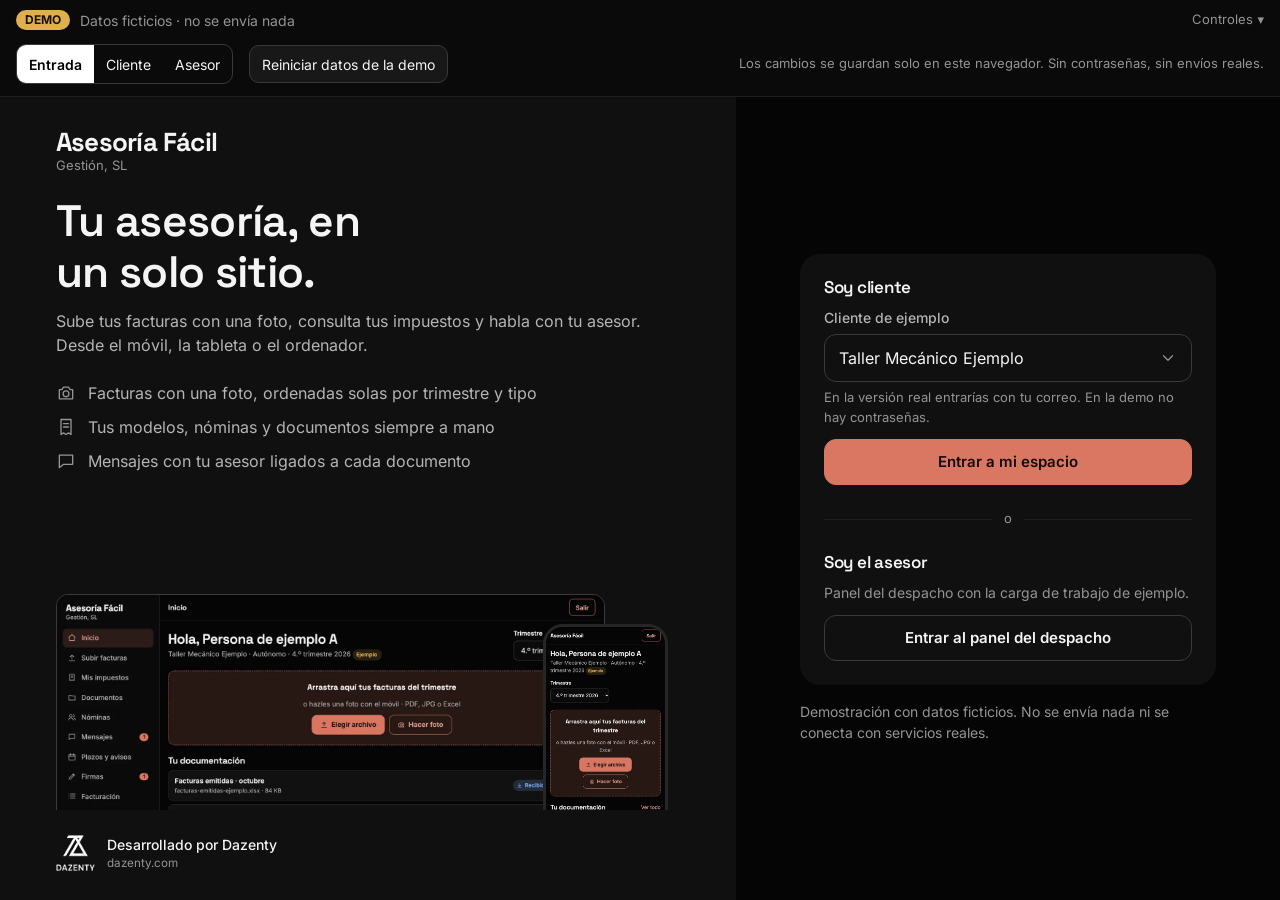
<file: index.html>
<!doctype html>
<html lang="es">
<head>
  <meta charset="utf-8">
  <meta name="viewport" content="width=device-width, initial-scale=1">
  <title>Asesoría Fácil Gestión · demo</title>
  <meta name="description" content="Demostración local del portal de Asesoría Fácil Gestión, SL. Datos ficticios; no es un servicio real.">
  <!-- DEMO: nunca indexar. En producción, solo la portada pública podría indexarse; las áreas privadas, jamás. -->
  <meta name="robots" content="noindex, nofollow">
  <meta name="theme-color" content="#050505">
  <link rel="icon" href="data:image/svg+xml,%3Csvg xmlns='http://www.w3.org/2000/svg' viewBox='0 0 32 32'%3E%3Crect width='32' height='32' rx='6' fill='%23050505'/%3E%3Ctext x='16' y='22' font-family='Georgia,serif' font-size='18' text-anchor='middle' fill='%23d97762'%3EA%3C/text%3E%3C/svg%3E">
  <link rel="preload" href="fonts/space-grotesk-latin-v22.woff2" as="font" type="font/woff2" crossorigin>
  <link rel="stylesheet" href="css/styles.css">
</head>
<body>
  <a class="skip" href="#main">Saltar al contenido</a>
  <div id="root" style="display:flex;flex-direction:column;flex:1 0 auto"></div>
  <noscript><p style="padding:2rem">Esta demostración necesita JavaScript.</p></noscript>
  <script src="js/store.js"></script>
  <script src="js/ui.js"></script>
  <script src="js/app.js"></script>
  <script src="js/v-shared.js"></script>
  <script src="js/v-billing.js"></script>
  <script src="js/v-entry.js"></script>
  <script src="js/v-client.js"></script>
  <script src="js/v-advisor.js"></script>
</body>
</html>
</file>
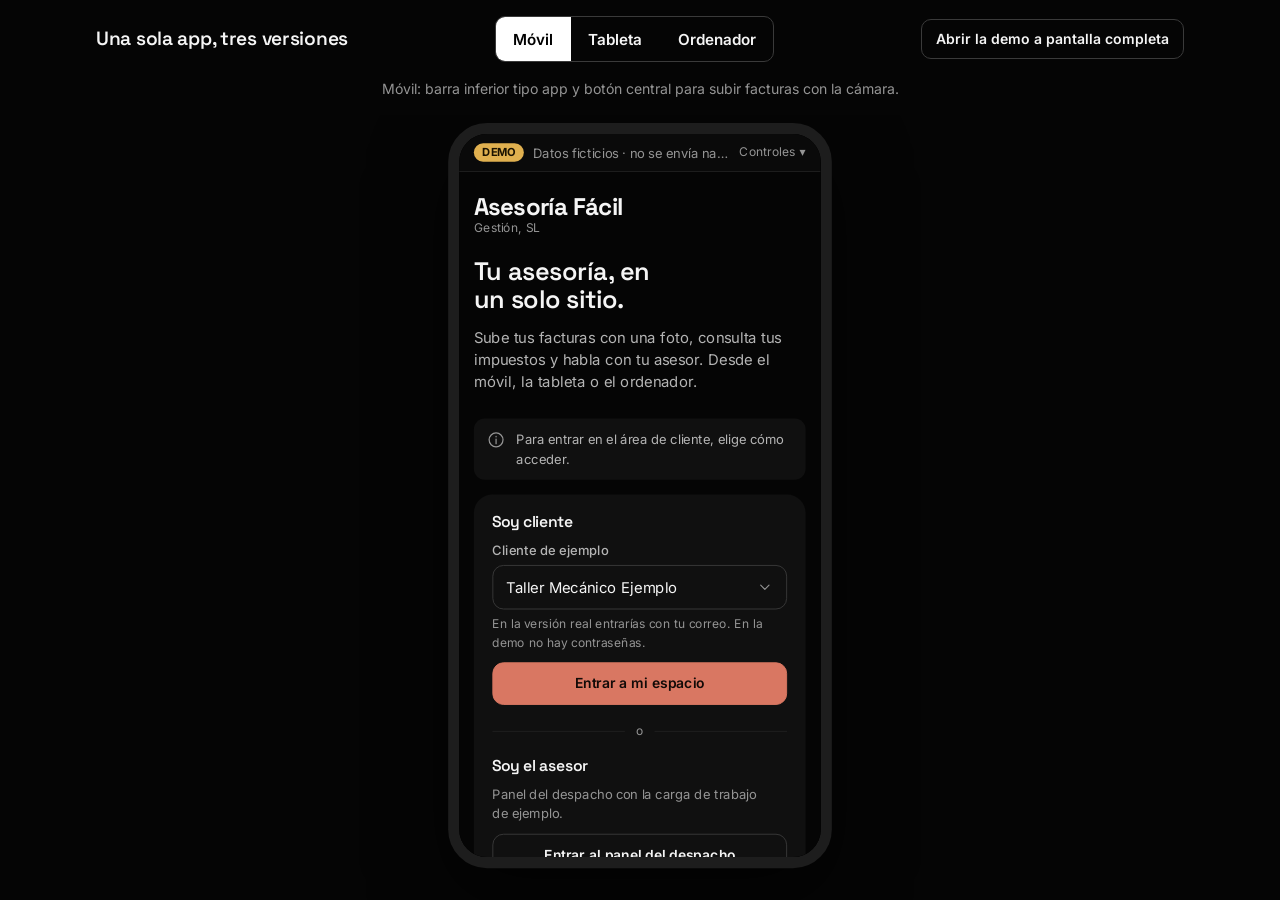
<file: versiones.html>
<!doctype html>
<html lang="es">
<head>
  <meta charset="utf-8">
  <meta name="viewport" content="width=device-width, initial-scale=1">
  <title>Versiones por dispositivo · Asesoría Fácil Gestión (demo)</title>
  <meta name="robots" content="noindex, nofollow">
  <link rel="icon" href="data:,">
  <link rel="stylesheet" href="css/styles.css">
  <style>
    body { align-items: center; }
    .vbar { width: 100%; max-width: 70rem; padding: 1rem; display: flex; flex-wrap: wrap; gap: .8rem 1.2rem; align-items: center; justify-content: space-between; }
    .vbar h1 { font-size: 1.2rem; }
    .stage { width: 100%; flex: 1; display: grid; place-items: start center; padding: .5rem 1rem 2rem; overflow: auto; }
    .dev { transform-origin: top center; border: 10px solid #1d1d1d; background: #000; box-shadow: 0 30px 80px rgba(0,0,0,.6); }
    .dev iframe { border: 0; display: block; background: var(--bg); }
    .dev.phone { border-radius: 42px; border-width: 12px; }
    .dev.phone iframe { border-radius: 30px; }
    .dev.tablet { border-radius: 28px; }
    .dev.tablet iframe { border-radius: 16px; }
    .dev.desktop { border-radius: 14px; border-width: 8px; border-bottom-width: 20px; }
    .seg button { font: 600 .95rem var(--font-body); color: var(--txt); background: transparent; border: 0; padding: .55rem 1.1rem; min-height: 44px; cursor: pointer; }
    .cap { color: var(--mut); font-size: .88rem; text-align: center; padding: 0 1rem 1rem; max-width: 46rem; }
  </style>
</head>
<body>
  <div class="vbar">
    <h1>Una sola app, tres versiones</h1>
    <div class="seg" role="group" aria-label="Elegir dispositivo">
      <button type="button" data-d="phone" aria-pressed="true">Móvil</button>
      <button type="button" data-d="tablet" aria-pressed="false">Tableta</button>
      <button type="button" data-d="desktop" aria-pressed="false">Ordenador</button>
    </div>
    <a class="btn secondary sm" href="index.html">Abrir la demo a pantalla completa</a>
  </div>
  <p class="cap" id="cap"></p>
  <div class="stage"><div class="dev phone" id="dev"><iframe id="fr" title="Demo en el dispositivo elegido" src="index.html#/cliente"></iframe></div></div>
  <script>
    const SIZES = { phone: [390, 780, "Móvil: barra inferior tipo app y botón central para subir facturas con la cámara."], tablet: [820, 1080, "Tableta: carril lateral de iconos, formularios y listas a dos columnas."], desktop: [1366, 820, "Ordenador: barra lateral con nombres, panel completo y tablas."] };
    const dev = document.getElementById("dev"), fr = document.getElementById("fr"), cap = document.getElementById("cap");
    function set(d) {
      const [w, h, t] = SIZES[d];
      document.querySelectorAll("[data-d]").forEach((b) => b.setAttribute("aria-pressed", b.dataset.d === d));
      dev.className = "dev " + d; fr.width = w; fr.height = h; cap.textContent = t;
      const avail = Math.min(window.innerWidth - 40, 1500), k = Math.min(1, avail / (w + 24), (window.innerHeight - 140) / (h + 40));
      dev.style.transform = `scale(${k})`; dev.style.marginBottom = `${-(h + 40) * (1 - k)}px`;
    }
    document.querySelectorAll("[data-d]").forEach((b) => b.addEventListener("click", () => set(b.dataset.d)));
    window.addEventListener("resize", () => set(document.querySelector("[data-d][aria-pressed=true]").dataset.d));
    const q = new URLSearchParams(location.search); if (q.get("d")) { if (q.get("r")) fr.src = "index.html#/" + q.get("r"); set(q.get("d")); } else set("phone");
  </script>
</body>
</html>
</file>
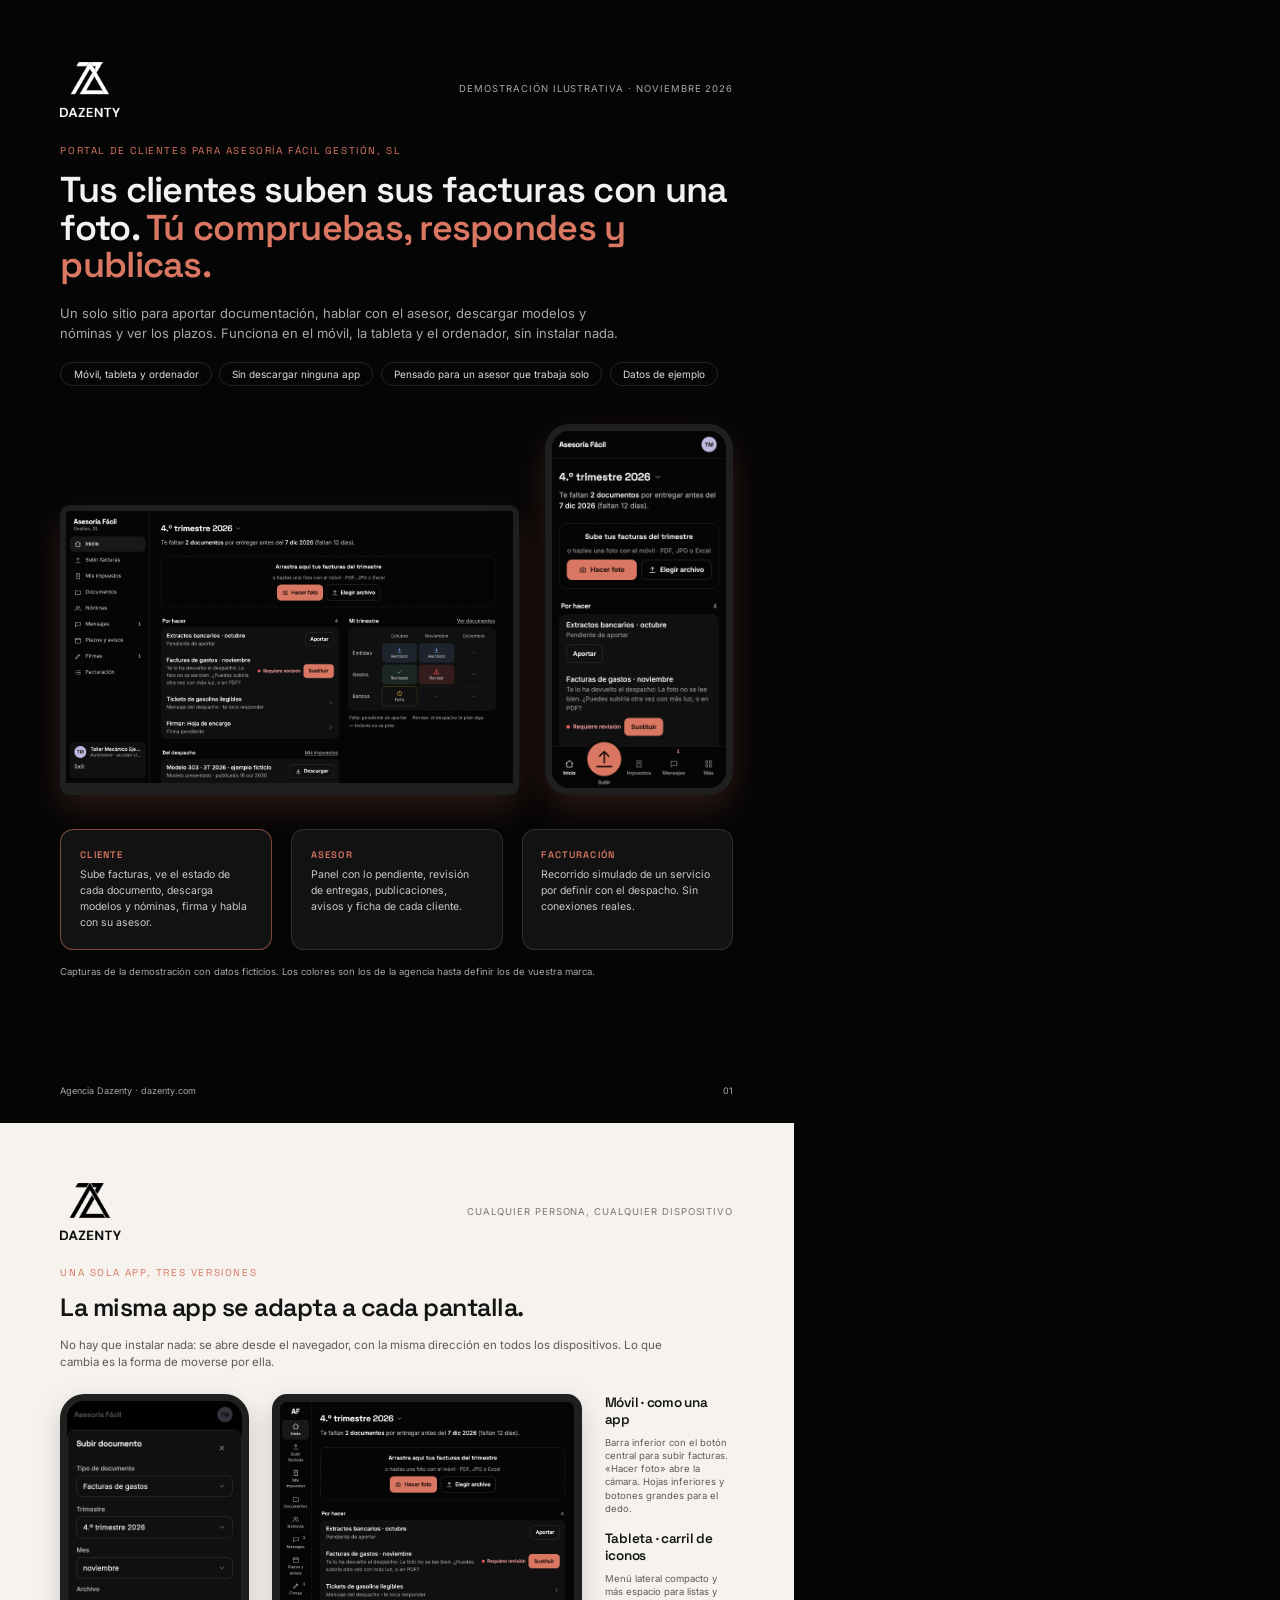
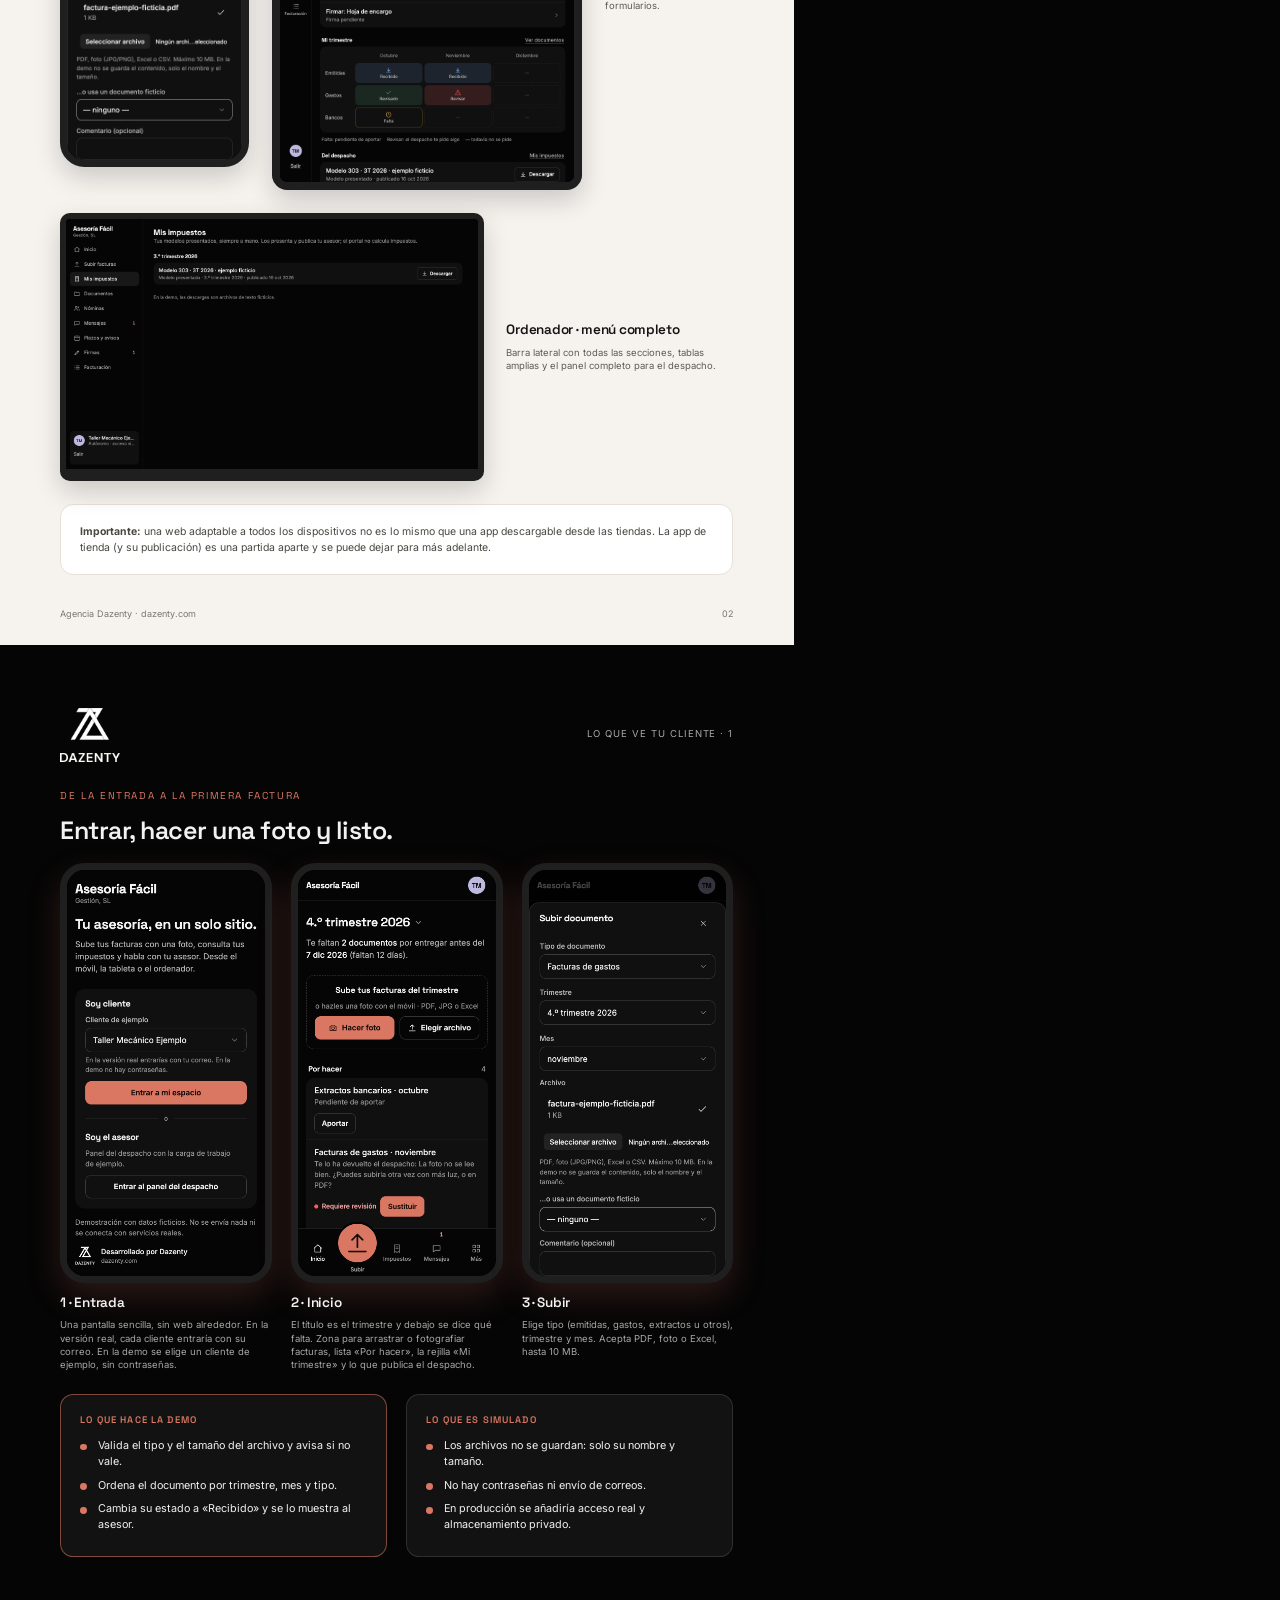
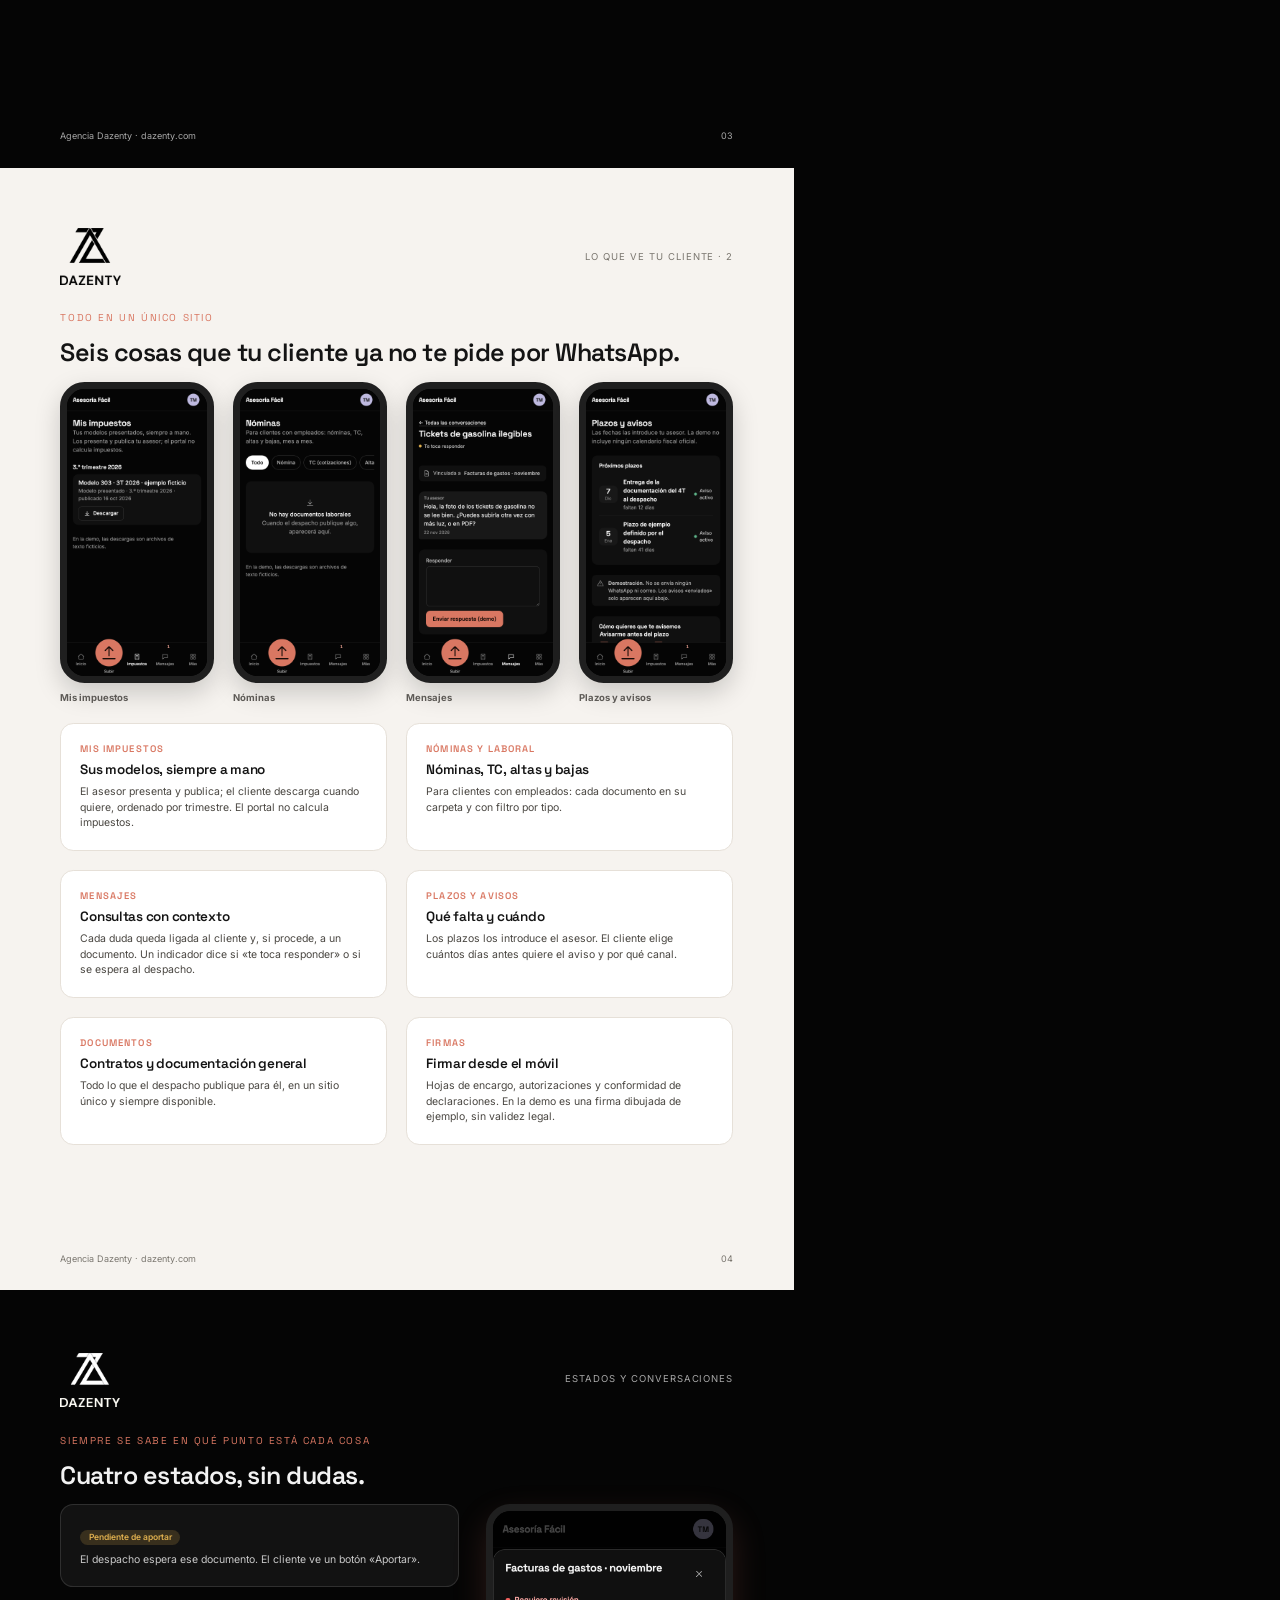
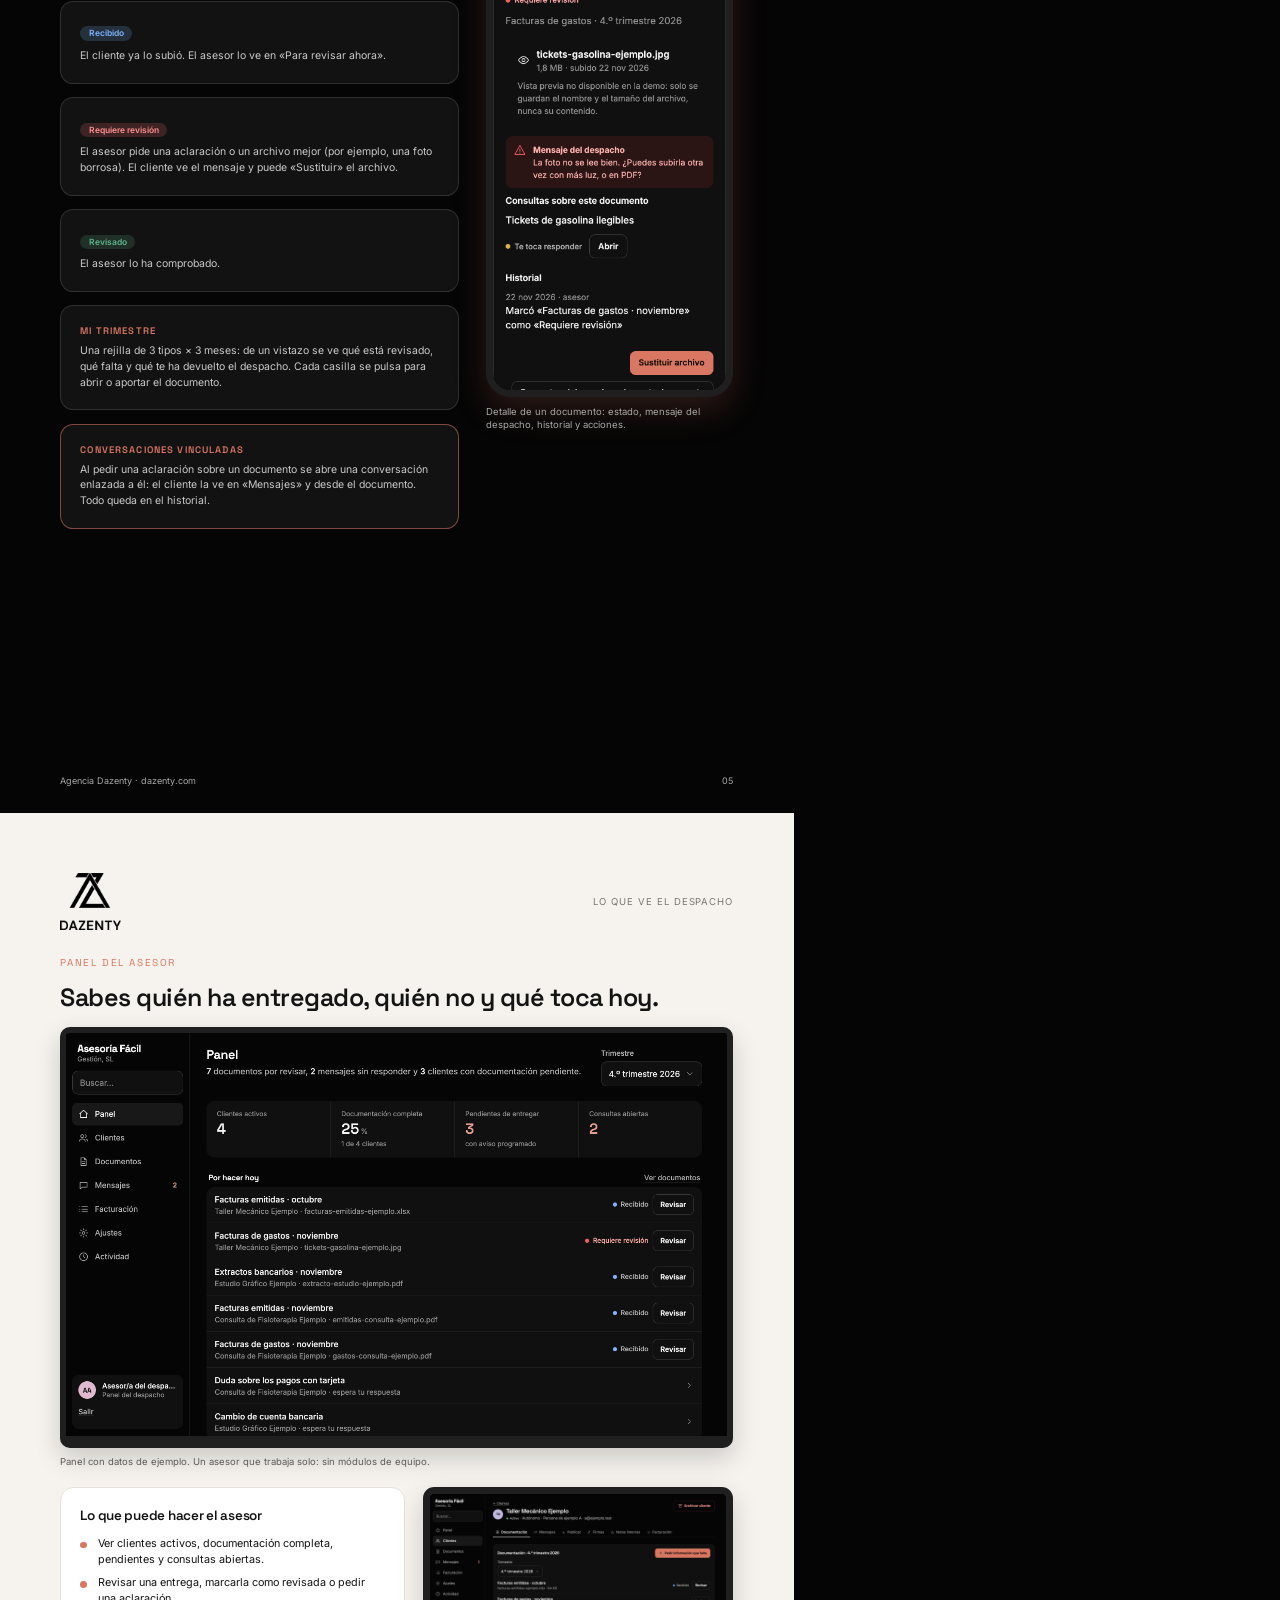
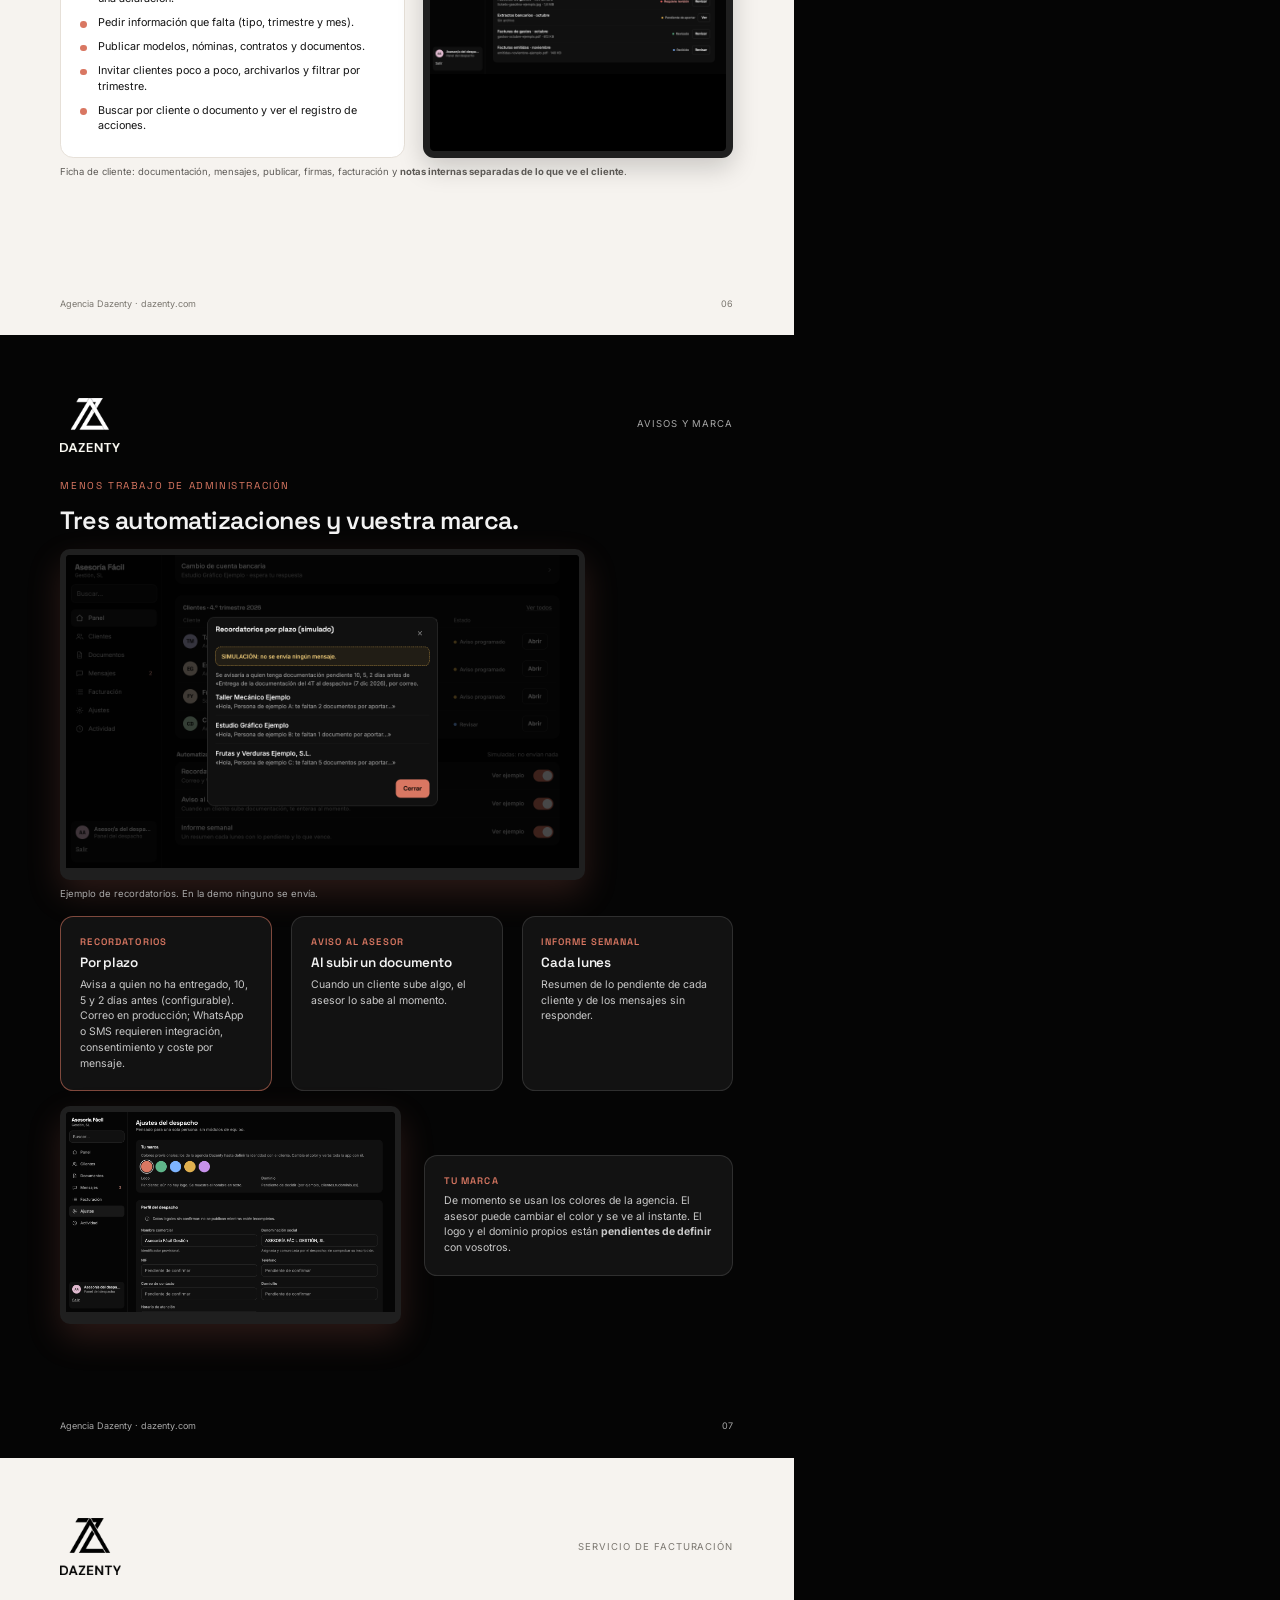
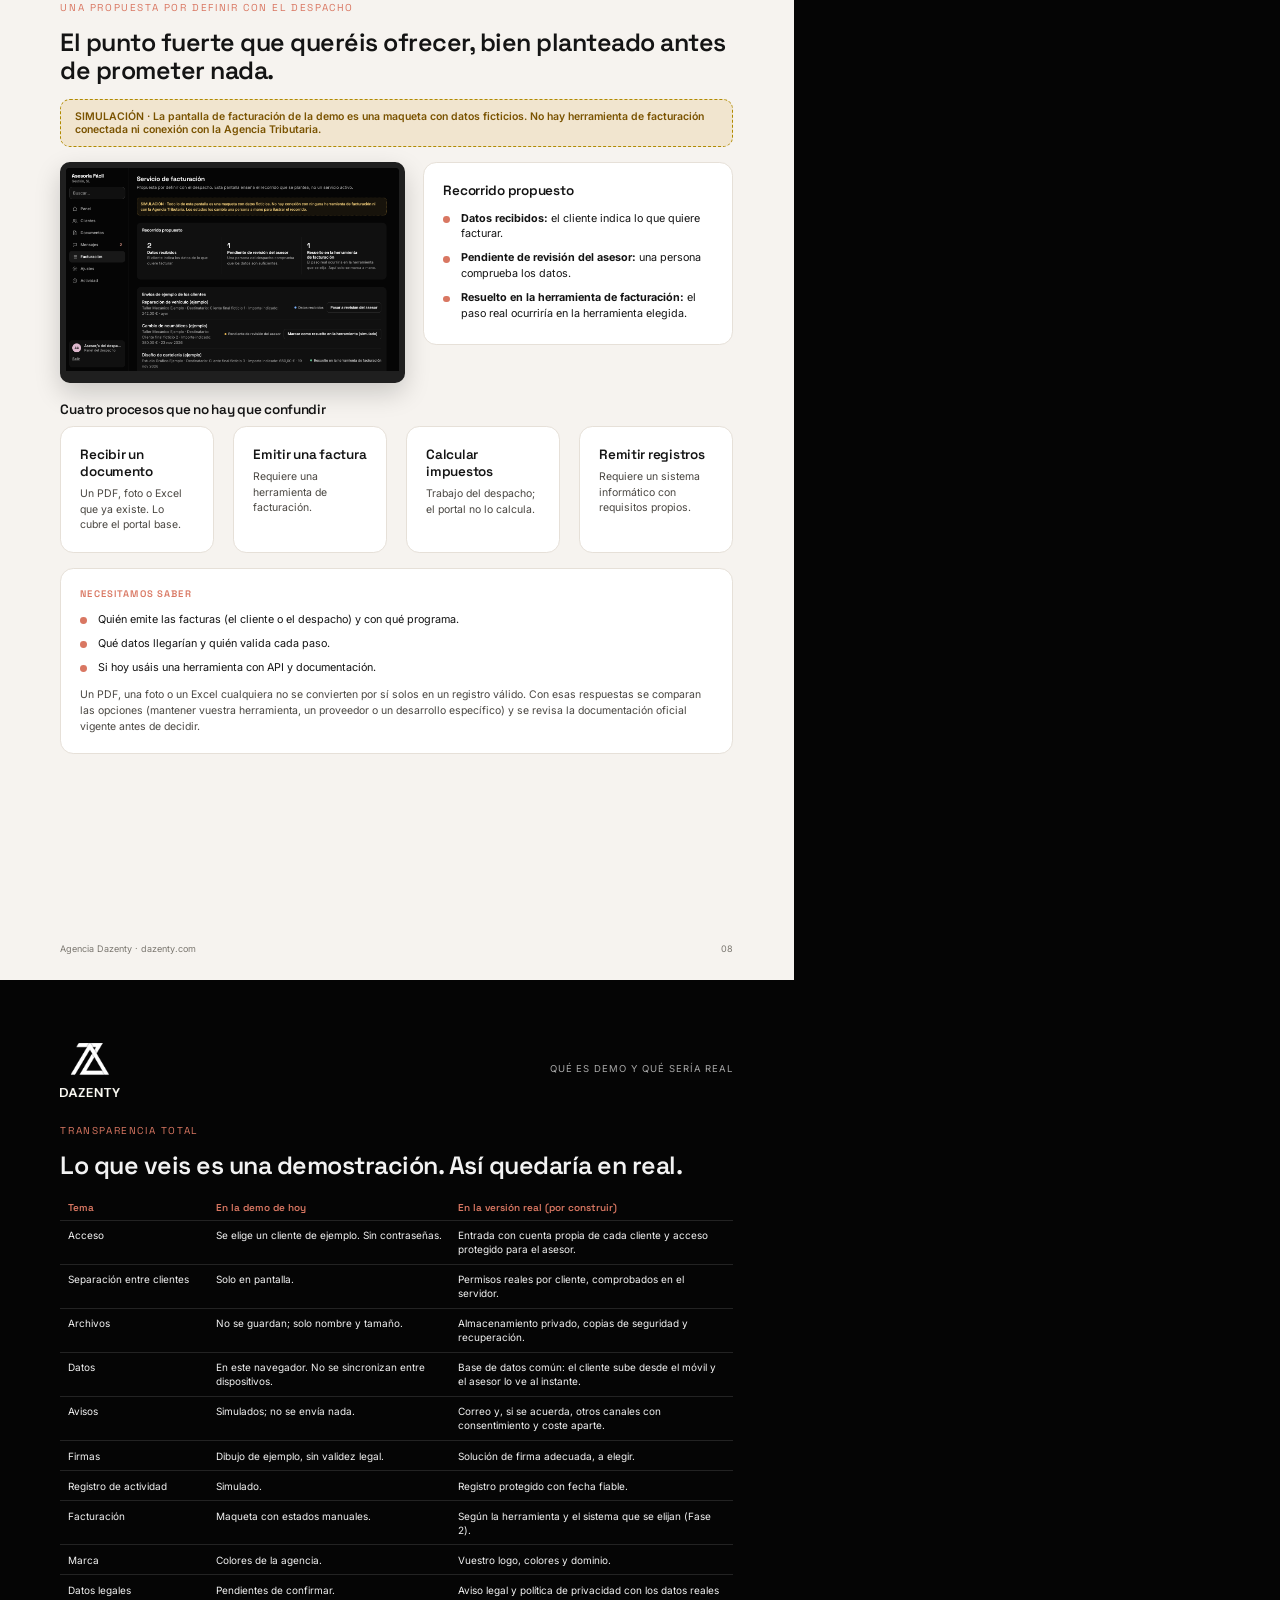
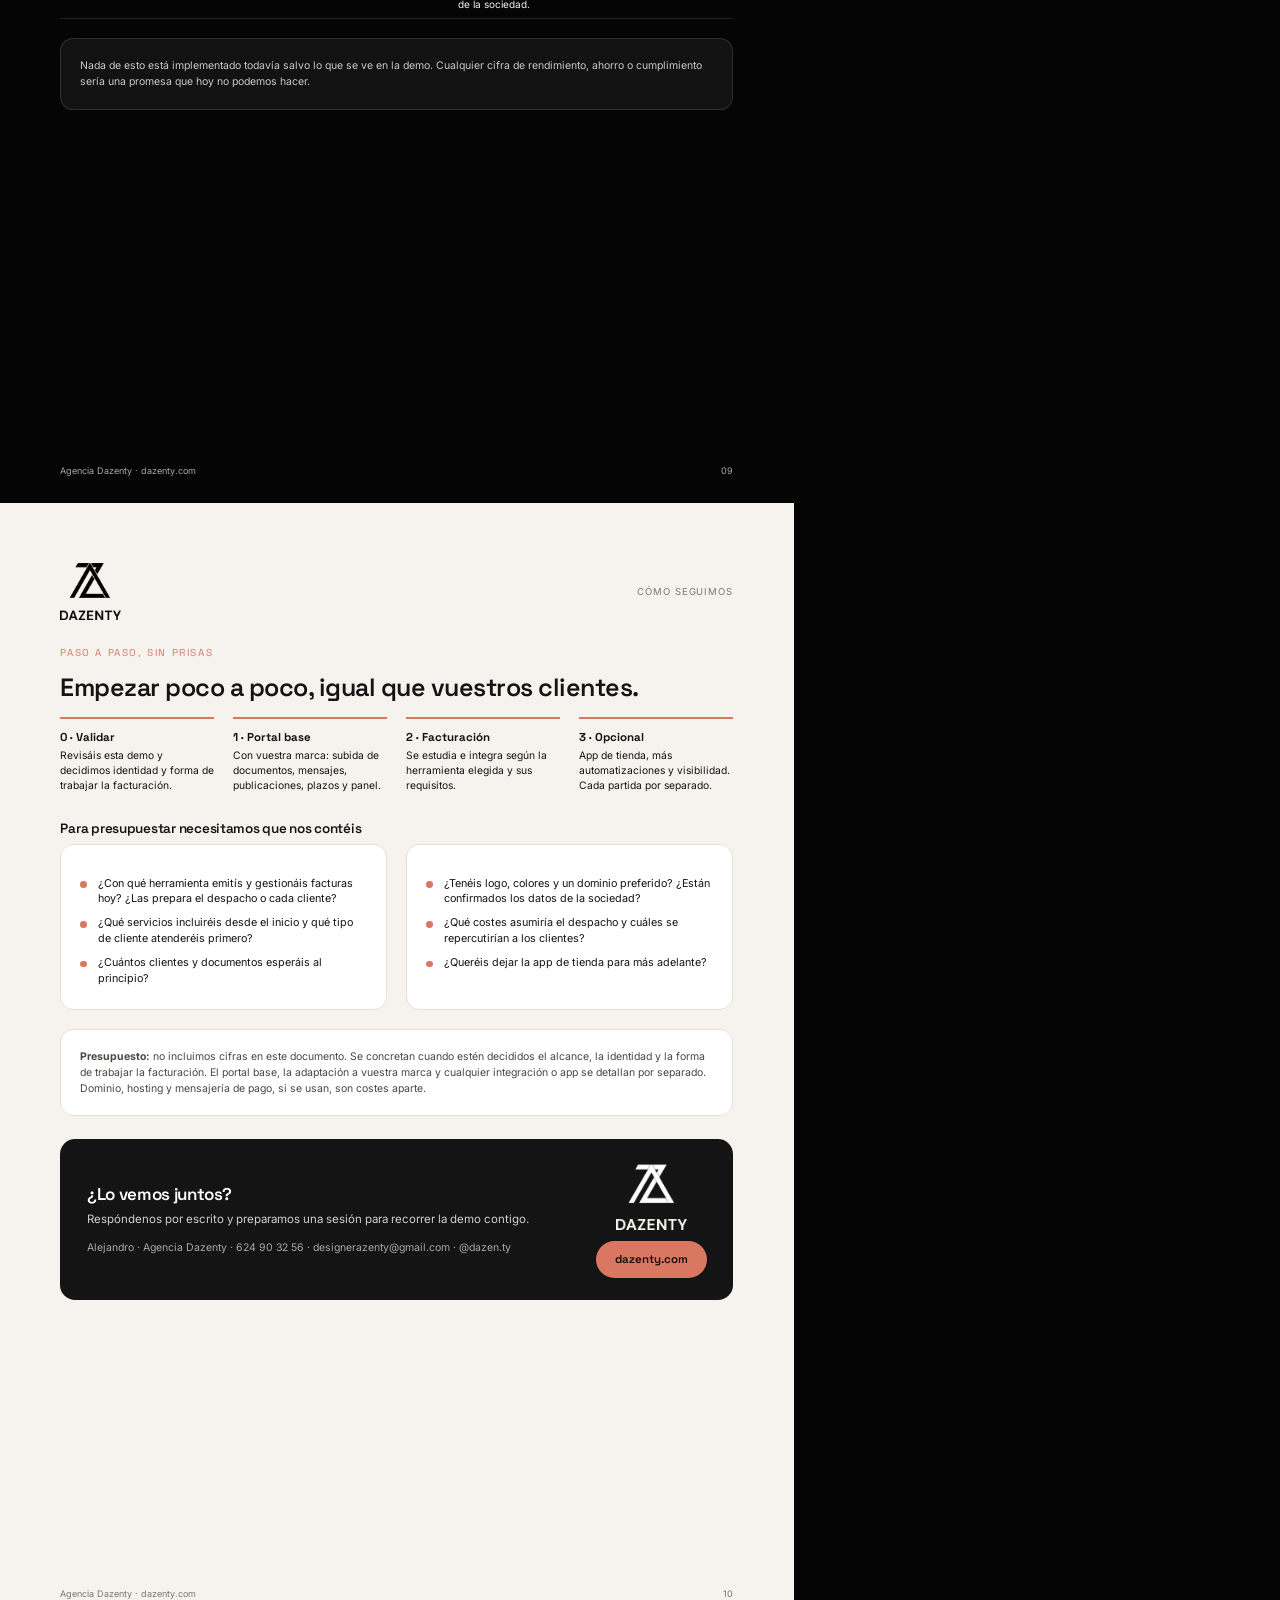
<file: pdf/propuesta.html>
<!doctype html>
<html lang="es">
<head>
<meta charset="utf-8">
<title>Demo del portal · ASESORÍA FÁCIL GESTIÓN, SL · Dazenty</title>
<style>
@font-face{font-family:"SG";src:url(../fonts/space-grotesk-latin-v22.woff2) format("woff2");font-weight:300 700}
@font-face{font-family:"In";src:url(../fonts/inter-latin-v20.woff2) format("woff2");font-weight:100 900}
@page{size:A4;margin:0}
*{box-sizing:border-box;margin:0;padding:0}
:root{--bg:#050505;--card:#121212;--card2:#1a1a1a;--line:rgba(255,255,255,.12);--txt:#f2f2f2;--mut:#a8a8a8;--acc:#d97762;--acc2:#e8957f;--paper:#f6f3ef;--ink:#141414;--ok:#5fb58a;--warn:#e0b04f;--info:#7db4ff;--bad:#ff8f8f}
html,body{background:var(--bg);color:var(--txt);font-family:"In",sans-serif;-webkit-print-color-adjust:exact;print-color-adjust:exact}
.page{width:210mm;height:297mm;padding:16mm 16mm 18mm;position:relative;overflow:hidden;break-after:page;page-break-after:always}
.page:last-child{break-after:auto;page-break-after:auto}
.light{background:var(--paper);color:var(--ink)}
h1,h2,h3{font-family:"SG",sans-serif;letter-spacing:-.02em;font-weight:600}
h1{font-size:36px;line-height:1.05}
h1 em,h2 em{font-style:normal;color:var(--acc)}
h2{font-size:25px;line-height:1.1;margin-bottom:4mm}
h3{font-size:13.5px;margin-bottom:1.6mm}
p{font-size:11.5px;line-height:1.5}
.eyebrow{font-family:"SG";font-size:10px;letter-spacing:.16em;text-transform:uppercase;color:var(--acc);margin-bottom:4mm}
.mut{color:var(--mut)} .light .mut{color:#5d5a56}
.top{display:flex;justify-content:space-between;align-items:center;margin-bottom:7mm}
.top img{height:15mm;width:auto}
.top span{font-size:9.5px;color:var(--mut);letter-spacing:.1em;text-transform:uppercase}
.light .top span{color:#7a766f}
.foot{position:absolute;left:16mm;right:16mm;bottom:7mm;display:flex;justify-content:space-between;font-size:9px;color:var(--mut)}
.light .foot{color:#7a766f}
.pills{display:flex;gap:2mm;flex-wrap:wrap;margin-top:5mm}
.pill{font-size:10px;border:.3mm solid var(--line);border-radius:20mm;padding:1.4mm 3.2mm;color:#ddd}
.box{background:var(--card);border:.3mm solid var(--line);border-radius:3.5mm;padding:5mm}
.box.a{border-color:rgba(217,119,98,.55)}
.light .box{background:#fff;border-color:#e6e0d8}
.box p{font-size:10.5px;color:#c9c9c9} .light .box p{color:#4a4742}
.num{font-family:"SG";font-size:9.5px;color:var(--acc);font-weight:600;letter-spacing:.12em;margin-bottom:1.6mm}
.tag{font-size:8.5px;padding:.6mm 2.2mm;border-radius:5mm;font-weight:600;white-space:nowrap}
.t-pend{background:rgba(224,176,79,.18);color:var(--warn)} .t-recv{background:rgba(125,180,255,.18);color:var(--info)} .t-rev{background:rgba(255,110,110,.18);color:var(--bad)} .t-ok{background:rgba(95,181,138,.18);color:var(--ok)}
.light .t-pend{color:#8a6414}.light .t-recv{color:#245aa5}.light .t-rev{color:#a32b2b}.light .t-ok{color:#2f7d56}
/* dispositivos */
.ph{border:2mm solid #1f1f1f;border-radius:6.5mm;overflow:hidden;background:#000;box-shadow:0 14px 34px rgba(217,119,98,.18)}
.ph img,.tb img,.dk img{width:100%;display:block}
.tb{border:2.2mm solid #1f1f1f;border-radius:4mm;overflow:hidden;background:#000;box-shadow:0 14px 34px rgba(217,119,98,.18)}
.dk{border:1.6mm solid #1f1f1f;border-bottom-width:3.2mm;border-radius:2.6mm;overflow:hidden;background:#000;box-shadow:0 14px 34px rgba(217,119,98,.18)}
.light .ph,.light .tb,.light .dk{box-shadow:0 10px 26px rgba(0,0,0,.18)}
.cap{font-size:9.5px;color:var(--mut);margin-top:2mm;line-height:1.4} .light .cap{color:#5d5a56}
.cols{display:grid;gap:5mm}
.c2{grid-template-columns:1fr 1fr}.c3{grid-template-columns:1fr 1fr 1fr}
.ul{list-style:none;margin-top:2mm}
.ul li{font-size:10.8px;line-height:1.45;padding:1.1mm 0 1.1mm 4.6mm;position:relative}
.ul li:before{content:"";position:absolute;left:0;top:2.6mm;width:1.8mm;height:1.8mm;border-radius:50%;background:var(--acc)}
.sim{border:.4mm dashed var(--warn);background:rgba(224,176,79,.1);color:var(--warn);padding:2.6mm 3.6mm;border-radius:2.6mm;font-size:10.5px;font-weight:600}
.light .sim{color:#7a5300;border-color:#b08a00;background:rgba(224,176,79,.2)}
table.t{width:100%;border-collapse:collapse;font-size:10px}
table.t th{text-align:left;color:var(--acc);font-family:"SG";font-weight:600;padding:1.6mm 2mm;border-bottom:.3mm solid var(--line)}
table.t td{padding:2mm;border-bottom:.3mm solid var(--line);vertical-align:top;line-height:1.4}
.light table.t td,.light table.t th{border-color:#e6e0d8}
.step{border-top:.6mm solid var(--acc);padding-top:2.6mm;font-size:10.3px;line-height:1.45}
.step b{display:block;font-family:"SG";font-size:11.5px;margin-bottom:.8mm}
.cta{background:var(--paper);color:var(--ink);border-radius:4mm;padding:6mm 7mm;display:grid;grid-template-columns:1fr auto;gap:6mm;align-items:center}
.light .cta{background:#141414;color:#eee}
.pillbtn{background:var(--acc);color:#140a07;font-family:"SG";font-weight:600;padding:3mm 5mm;border-radius:20mm;font-size:11.5px;display:inline-block}
</style>
</head>
<body>

<!-- 1 · PORTADA -->
<section class="page">
  <div class="top"><img src="../img/dazenty-blanco.png" alt="Dazenty"><span>Demostración ilustrativa · noviembre 2026</span></div>
  <div class="eyebrow">Portal de clientes para ASESORÍA FÁCIL GESTIÓN, SL</div>
  <h1>Tus clientes suben sus facturas con una foto. <em>Tú compruebas, respondes y publicas.</em></h1>
  <p class="mut" style="margin-top:5mm;font-size:13px;max-width:150mm">Un solo sitio para aportar documentación, hablar con el asesor, descargar modelos y nóminas y ver los plazos. Funciona en el móvil, la tableta y el ordenador, sin instalar nada.</p>
  <div class="pills"><span class="pill">Móvil, tableta y ordenador</span><span class="pill">Sin descargar ninguna app</span><span class="pill">Pensado para un asesor que trabaja solo</span><span class="pill">Datos de ejemplo</span></div>
  <div style="display:grid;grid-template-columns:1.9fr .78fr;gap:7mm;align-items:end;margin-top:10mm">
    <div class="dk"><img src="img/desk-inicio.png" alt="Versión ordenador"></div>
    <div class="ph"><img src="img/phone-inicio.png" alt="Versión móvil"></div>
  </div>
  <div class="cols c3" style="margin-top:9mm"><div class="box a"><div class="num">CLIENTE</div><p>Sube facturas, ve el estado de cada documento, descarga modelos y nóminas, firma y habla con su asesor.</p></div><div class="box"><div class="num">ASESOR</div><p>Panel con lo pendiente, revisión de entregas, publicaciones, avisos y ficha de cada cliente.</p></div><div class="box"><div class="num">FACTURACIÓN</div><p>Recorrido simulado de un servicio por definir con el despacho. Sin conexiones reales.</p></div></div>
  <p class="cap" style="margin-top:4mm">Capturas de la demostración con datos ficticios. Los colores son los de la agencia hasta definir los de vuestra marca.</p>
  <div class="foot"><span>Agencia Dazenty · dazenty.com</span><span>01</span></div>
</section>

<!-- 2 · TRES VERSIONES -->
<section class="page light">
  <div class="top"><img src="../img/dazenty-negro.png" alt="Dazenty"><span>Cualquier persona, cualquier dispositivo</span></div>
  <div class="eyebrow">Una sola app, tres versiones</div>
  <h2>La misma app se adapta a cada pantalla.</h2>
  <p class="mut" style="max-width:160mm">No hay que instalar nada: se abre desde el navegador, con la misma dirección en todos los dispositivos. Lo que cambia es la forma de moverse por ella.</p>
  <div style="display:grid;grid-template-columns:50mm 82mm 1fr;gap:6mm;margin-top:6mm;align-items:start">
    <div><div class="ph"><img src="img/phone-subir.png" alt="Móvil"></div></div>
    <div><div class="tb"><img src="img/tablet-inicio.png" alt="Tableta"></div></div>
    <div class="stack">
      <h3>Móvil · como una app</h3><p class="cap" style="margin-bottom:4mm">Barra inferior con el botón central para subir facturas. «Hacer foto» abre la cámara. Hojas inferiores y botones grandes para el dedo.</p>
      <h3>Tableta · carril de iconos</h3><p class="cap">Menú lateral compacto y más espacio para listas y formularios.</p>
    </div>
  </div>
  <div style="display:grid;grid-template-columns:112mm 1fr;gap:6mm;margin-top:6mm;align-items:center">
    <div class="dk"><img src="img/desk-impuestos.png" alt="Ordenador"></div>
    <div><h3>Ordenador · menú completo</h3><p class="cap">Barra lateral con todas las secciones, tablas amplias y el panel completo para el despacho.</p></div>
  </div>
  <div class="box" style="margin-top:6mm"><p><b>Importante:</b> una web adaptable a todos los dispositivos no es lo mismo que una app descargable desde las tiendas. La app de tienda (y su publicación) es una partida aparte y se puede dejar para más adelante.</p></div>
  <div class="foot"><span>Agencia Dazenty · dazenty.com</span><span>02</span></div>
</section>

<!-- 3 · ENTRADA Y SUBIDA -->
<section class="page">
  <div class="top"><img src="../img/dazenty-blanco.png" alt="Dazenty"><span>Lo que ve tu cliente · 1</span></div>
  <div class="eyebrow">De la entrada a la primera factura</div>
  <h2>Entrar, hacer una foto y listo.</h2>
  <div class="cols c3" style="margin-top:5mm">
    <div><div class="ph"><img src="img/phone-entrada.png" alt="Entrada"></div><h3 style="margin-top:3mm">1 · Entrada</h3><p class="cap">Una pantalla sencilla, sin web alrededor. En la versión real, cada cliente entraría con su correo. En la demo se elige un cliente de ejemplo, sin contraseñas.</p></div>
    <div><div class="ph"><img src="img/phone-inicio.png" alt="Inicio"></div><h3 style="margin-top:3mm">2 · Inicio</h3><p class="cap">El título es el trimestre y debajo se dice qué falta. Zona para arrastrar o fotografiar facturas, lista «Por hacer», la rejilla «Mi trimestre» y lo que publica el despacho.</p></div>
    <div><div class="ph"><img src="img/phone-subir.png" alt="Subir"></div><h3 style="margin-top:3mm">3 · Subir</h3><p class="cap">Elige tipo (emitidas, gastos, extractos u otros), trimestre y mes. Acepta PDF, foto o Excel, hasta 10 MB.</p></div>
  </div>
  <div class="cols c2" style="margin-top:6mm">
    <div class="box a"><div class="num">LO QUE HACE LA DEMO</div><ul class="ul"><li>Valida el tipo y el tamaño del archivo y avisa si no vale.</li><li>Ordena el documento por trimestre, mes y tipo.</li><li>Cambia su estado a «Recibido» y se lo muestra al asesor.</li></ul></div>
    <div class="box"><div class="num">LO QUE ES SIMULADO</div><ul class="ul"><li>Los archivos no se guardan: solo su nombre y tamaño.</li><li>No hay contraseñas ni envío de correos.</li><li>En producción se añadiría acceso real y almacenamiento privado.</li></ul></div>
  </div>
  <div class="foot"><span>Agencia Dazenty · dazenty.com</span><span>03</span></div>
</section>

<!-- 4 · SECCIONES DEL CLIENTE -->
<section class="page light">
  <div class="top"><img src="../img/dazenty-negro.png" alt="Dazenty"><span>Lo que ve tu cliente · 2</span></div>
  <div class="eyebrow">Todo en un único sitio</div>
  <h2>Seis cosas que tu cliente ya no te pide por WhatsApp.</h2>
  <div class="cols c3" style="margin-top:4mm;grid-template-columns:1fr 1fr 1fr 1fr">
    <div><div class="ph"><img src="img/phone-impuestos.png" alt="Impuestos"></div><p class="cap"><b>Mis impuestos</b></p></div>
    <div><div class="ph"><img src="img/phone-nominas.png" alt="Nóminas"></div><p class="cap"><b>Nóminas</b></p></div>
    <div><div class="ph"><img src="img/phone-mensajes.png" alt="Mensajes"></div><p class="cap"><b>Mensajes</b></p></div>
    <div><div class="ph"><img src="img/phone-plazos.png" alt="Plazos"></div><p class="cap"><b>Plazos y avisos</b></p></div>
  </div>
  <div class="cols c2" style="margin-top:5mm">
    <div class="box"><div class="num">MIS IMPUESTOS</div><h3>Sus modelos, siempre a mano</h3><p>El asesor presenta y publica; el cliente descarga cuando quiere, ordenado por trimestre. El portal no calcula impuestos.</p></div>
    <div class="box"><div class="num">NÓMINAS Y LABORAL</div><h3>Nóminas, TC, altas y bajas</h3><p>Para clientes con empleados: cada documento en su carpeta y con filtro por tipo.</p></div>
    <div class="box"><div class="num">MENSAJES</div><h3>Consultas con contexto</h3><p>Cada duda queda ligada al cliente y, si procede, a un documento. Un indicador dice si «te toca responder» o si se espera al despacho.</p></div>
    <div class="box"><div class="num">PLAZOS Y AVISOS</div><h3>Qué falta y cuándo</h3><p>Los plazos los introduce el asesor. El cliente elige cuántos días antes quiere el aviso y por qué canal.</p></div>
    <div class="box"><div class="num">DOCUMENTOS</div><h3>Contratos y documentación general</h3><p>Todo lo que el despacho publique para él, en un sitio único y siempre disponible.</p></div>
    <div class="box"><div class="num">FIRMAS</div><h3>Firmar desde el móvil</h3><p>Hojas de encargo, autorizaciones y conformidad de declaraciones. En la demo es una firma dibujada de ejemplo, sin validez legal.</p></div>
  </div>
  <div class="foot"><span>Agencia Dazenty · dazenty.com</span><span>04</span></div>
</section>

<!-- 5 · ESTADOS -->
<section class="page">
  <div class="top"><img src="../img/dazenty-blanco.png" alt="Dazenty"><span>Estados y conversaciones</span></div>
  <div class="eyebrow">Siempre se sabe en qué punto está cada cosa</div>
  <h2>Cuatro estados, sin dudas.</h2>
  <div style="display:grid;grid-template-columns:1fr .62fr;gap:7mm;align-items:start;margin-top:3mm">
    <div class="stack">
      <div class="box" style="margin-bottom:3.5mm"><span class="tag t-pend">Pendiente de aportar</span><p style="margin-top:2mm">El despacho espera ese documento. El cliente ve un botón «Aportar».</p></div>
      <div class="box" style="margin-bottom:3.5mm"><span class="tag t-recv">Recibido</span><p style="margin-top:2mm">El cliente ya lo subió. El asesor lo ve en «Para revisar ahora».</p></div>
      <div class="box" style="margin-bottom:3.5mm"><span class="tag t-rev">Requiere revisión</span><p style="margin-top:2mm">El asesor pide una aclaración o un archivo mejor (por ejemplo, una foto borrosa). El cliente ve el mensaje y puede «Sustituir» el archivo.</p></div>
      <div class="box" style="margin-bottom:3.5mm"><span class="tag t-ok">Revisado</span><p style="margin-top:2mm">El asesor lo ha comprobado.</p></div>
      <div class="box" style="margin-bottom:3.5mm"><div class="num">MI TRIMESTRE</div><p>Una rejilla de 3 tipos × 3 meses: de un vistazo se ve qué está revisado, qué falta y qué te ha devuelto el despacho. Cada casilla se pulsa para abrir o aportar el documento.</p></div>
      <div class="box a"><div class="num">CONVERSACIONES VINCULADAS</div><p>Al pedir una aclaración sobre un documento se abre una conversación enlazada a él: el cliente la ve en «Mensajes» y desde el documento. Todo queda en el historial.</p></div>
    </div>
    <div><div class="ph"><img src="img/phone-detalle.png" alt="Detalle de documento"></div><p class="cap">Detalle de un documento: estado, mensaje del despacho, historial y acciones.</p></div>
  </div>
  <div class="foot"><span>Agencia Dazenty · dazenty.com</span><span>05</span></div>
</section>

<!-- 6 · PANEL -->
<section class="page light">
  <div class="top"><img src="../img/dazenty-negro.png" alt="Dazenty"><span>Lo que ve el despacho</span></div>
  <div class="eyebrow">Panel del asesor</div>
  <h2>Sabes quién ha entregado, quién no y qué toca hoy.</h2>
  <div class="dk" style="margin-top:3mm"><img src="img/desk-panel.png" alt="Panel"></div>
  <p class="cap">Panel con datos de ejemplo. Un asesor que trabaja solo: sin módulos de equipo.</p>
  <div class="cols c2" style="margin-top:5mm;grid-template-columns:1fr .9fr">
    <div class="stack">
      <div class="box"><h3>Lo que puede hacer el asesor</h3><ul class="ul"><li>Ver clientes activos, documentación completa, pendientes y consultas abiertas.</li><li>Revisar una entrega, marcarla como revisada o pedir una aclaración.</li><li>Pedir información que falta (tipo, trimestre y mes).</li><li>Publicar modelos, nóminas, contratos y documentos.</li><li>Invitar clientes poco a poco, archivarlos y filtrar por trimestre.</li><li>Buscar por cliente o documento y ver el registro de acciones.</li></ul></div>
    </div>
    <div class="ph" style="border-radius:3mm"><img src="img/desk-ficha.png" alt="Ficha"></div>
  </div>
  <p class="cap">Ficha de cliente: documentación, mensajes, publicar, firmas, facturación y <b>notas internas separadas de lo que ve el cliente</b>.</p>
  <div class="foot"><span>Agencia Dazenty · dazenty.com</span><span>06</span></div>
</section>

<!-- 7 · AUTOMATIZACIONES Y MARCA -->
<section class="page">
  <div class="top"><img src="../img/dazenty-blanco.png" alt="Dazenty"><span>Avisos y marca</span></div>
  <div class="eyebrow">Menos trabajo de administración</div>
  <h2>Tres automatizaciones y vuestra marca.</h2>
  <div class="dk" style="margin-top:3mm;width:78%"><img src="img/desk-auto.png" alt="Automatizaciones"></div>
  <p class="cap">Ejemplo de recordatorios. En la demo ninguno se envía.</p>
  <div class="cols c3" style="margin-top:4mm">
    <div class="box a"><div class="num">RECORDATORIOS</div><h3>Por plazo</h3><p>Avisa a quien no ha entregado, 10, 5 y 2 días antes (configurable). Correo en producción; WhatsApp o SMS requieren integración, consentimiento y coste por mensaje.</p></div>
    <div class="box"><div class="num">AVISO AL ASESOR</div><h3>Al subir un documento</h3><p>Cuando un cliente sube algo, el asesor lo sabe al momento.</p></div>
    <div class="box"><div class="num">INFORME SEMANAL</div><h3>Cada lunes</h3><p>Resumen de lo pendiente de cada cliente y de los mensajes sin responder.</p></div>
  </div>
  <div style="display:grid;grid-template-columns:1.1fr 1fr;gap:6mm;margin-top:4mm;align-items:center">
    <div class="dk"><img src="img/desk-marca.png" alt="Tu marca"></div>
    <div class="box"><div class="num">TU MARCA</div><p>De momento se usan los colores de la agencia. El asesor puede cambiar el color y se ve al instante. El logo y el dominio propios están <b>pendientes de definir</b> con vosotros.</p></div>
  </div>
  <div class="foot"><span>Agencia Dazenty · dazenty.com</span><span>07</span></div>
</section>

<!-- 8 · FACTURACIÓN -->
<section class="page light">
  <div class="top"><img src="../img/dazenty-negro.png" alt="Dazenty"><span>Servicio de facturación</span></div>
  <div class="eyebrow">Una propuesta por definir con el despacho</div>
  <h2>El punto fuerte que queréis ofrecer, bien planteado antes de prometer nada.</h2>
  <div class="sim">SIMULACIÓN · La pantalla de facturación de la demo es una maqueta con datos ficticios. No hay herramienta de facturación conectada ni conexión con la Agencia Tributaria.</div>
  <div class="cols c2" style="margin-top:4mm;grid-template-columns:1fr .9fr;align-items:start">
    <div class="dk"><img src="img/desk-facturacion.png" alt="Facturación (simulación)"></div>
    <div class="stack">
      <div class="box"><h3>Recorrido propuesto</h3><ul class="ul"><li><b>Datos recibidos:</b> el cliente indica lo que quiere facturar.</li><li><b>Pendiente de revisión del asesor:</b> una persona comprueba los datos.</li><li><b>Resuelto en la herramienta de facturación:</b> el paso real ocurriría en la herramienta elegida.</li></ul></div>
    </div>
  </div>
  <h3 style="margin-top:5mm">Cuatro procesos que no hay que confundir</h3>
  <div class="cols" style="grid-template-columns:repeat(4,1fr);margin-top:2mm">
    <div class="box"><h3>Recibir un documento</h3><p>Un PDF, foto o Excel que ya existe. Lo cubre el portal base.</p></div>
    <div class="box"><h3>Emitir una factura</h3><p>Requiere una herramienta de facturación.</p></div>
    <div class="box"><h3>Calcular impuestos</h3><p>Trabajo del despacho; el portal no lo calcula.</p></div>
    <div class="box"><h3>Remitir registros</h3><p>Requiere un sistema informático con requisitos propios.</p></div>
  </div>
  <div class="box a" style="margin-top:4mm"><div class="num">NECESITAMOS SABER</div><ul class="ul"><li>Quién emite las facturas (el cliente o el despacho) y con qué programa.</li><li>Qué datos llegarían y quién valida cada paso.</li><li>Si hoy usáis una herramienta con API y documentación.</li></ul><p style="margin-top:2mm">Un PDF, una foto o un Excel cualquiera no se convierten por sí solos en un registro válido. Con esas respuestas se comparan las opciones (mantener vuestra herramienta, un proveedor o un desarrollo específico) y se revisa la documentación oficial vigente antes de decidir.</p></div>
  <div class="foot"><span>Agencia Dazenty · dazenty.com</span><span>08</span></div>
</section>

<!-- 9 · DEMO VS REAL -->
<section class="page">
  <div class="top"><img src="../img/dazenty-blanco.png" alt="Dazenty"><span>Qué es demo y qué sería real</span></div>
  <div class="eyebrow">Transparencia total</div>
  <h2>Lo que veis es una demostración. Así quedaría en real.</h2>
  <table class="t" style="margin-top:2mm">
    <tr><th style="width:22%">Tema</th><th style="width:36%">En la demo de hoy</th><th>En la versión real (por construir)</th></tr>
    <tr><td>Acceso</td><td>Se elige un cliente de ejemplo. Sin contraseñas.</td><td>Entrada con cuenta propia de cada cliente y acceso protegido para el asesor.</td></tr>
    <tr><td>Separación entre clientes</td><td>Solo en pantalla.</td><td>Permisos reales por cliente, comprobados en el servidor.</td></tr>
    <tr><td>Archivos</td><td>No se guardan; solo nombre y tamaño.</td><td>Almacenamiento privado, copias de seguridad y recuperación.</td></tr>
    <tr><td>Datos</td><td>En este navegador. No se sincronizan entre dispositivos.</td><td>Base de datos común: el cliente sube desde el móvil y el asesor lo ve al instante.</td></tr>
    <tr><td>Avisos</td><td>Simulados; no se envía nada.</td><td>Correo y, si se acuerda, otros canales con consentimiento y coste aparte.</td></tr>
    <tr><td>Firmas</td><td>Dibujo de ejemplo, sin validez legal.</td><td>Solución de firma adecuada, a elegir.</td></tr>
    <tr><td>Registro de actividad</td><td>Simulado.</td><td>Registro protegido con fecha fiable.</td></tr>
    <tr><td>Facturación</td><td>Maqueta con estados manuales.</td><td>Según la herramienta y el sistema que se elijan (Fase 2).</td></tr>
    <tr><td>Marca</td><td>Colores de la agencia.</td><td>Vuestro logo, colores y dominio.</td></tr>
    <tr><td>Datos legales</td><td>Pendientes de confirmar.</td><td>Aviso legal y política de privacidad con los datos reales de la sociedad.</td></tr>
  </table>
  <div class="box" style="margin-top:5mm"><p>Nada de esto está implementado todavía salvo lo que se ve en la demo. Cualquier cifra de rendimiento, ahorro o cumplimiento sería una promesa que hoy no podemos hacer.</p></div>
  <div class="foot"><span>Agencia Dazenty · dazenty.com</span><span>09</span></div>
</section>

<!-- 10 · FASES -->
<section class="page light">
  <div class="top"><img src="../img/dazenty-negro.png" alt="Dazenty"><span>Cómo seguimos</span></div>
  <div class="eyebrow">Paso a paso, sin prisas</div>
  <h2>Empezar poco a poco, igual que vuestros clientes.</h2>
  <div class="cols" style="grid-template-columns:repeat(4,1fr);margin-top:3mm">
    <div class="step"><b>0 · Validar</b>Revisáis esta demo y decidimos identidad y forma de trabajar la facturación.</div>
    <div class="step"><b>1 · Portal base</b>Con vuestra marca: subida de documentos, mensajes, publicaciones, plazos y panel.</div>
    <div class="step"><b>2 · Facturación</b>Se estudia e integra según la herramienta elegida y sus requisitos.</div>
    <div class="step"><b>3 · Opcional</b>App de tienda, más automatizaciones y visibilidad. Cada partida por separado.</div>
  </div>
  <h3 style="margin-top:7mm">Para presupuestar necesitamos que nos contéis</h3>
  <div class="cols c2" style="margin-top:2mm">
    <div class="box"><ul class="ul"><li>¿Con qué herramienta emitís y gestionáis facturas hoy? ¿Las prepara el despacho o cada cliente?</li><li>¿Qué servicios incluiréis desde el inicio y qué tipo de cliente atenderéis primero?</li><li>¿Cuántos clientes y documentos esperáis al principio?</li></ul></div>
    <div class="box"><ul class="ul"><li>¿Tenéis logo, colores y un dominio preferido? ¿Están confirmados los datos de la sociedad?</li><li>¿Qué costes asumiría el despacho y cuáles se repercutirían a los clientes?</li><li>¿Queréis dejar la app de tienda para más adelante?</li></ul></div>
  </div>
  <div class="box" style="margin-top:5mm"><p><b>Presupuesto:</b> no incluimos cifras en este documento. Se concretan cuando estén decididos el alcance, la identidad y la forma de trabajar la facturación. El portal base, la adaptación a vuestra marca y cualquier integración o app se detallan por separado. Dominio, hosting y mensajería de pago, si se usan, son costes aparte.</p></div>
  <div class="cta" style="margin-top:6mm">
    <div><h3 style="font-size:17px;color:#fff">¿Lo vemos juntos?</h3><p style="color:#cfcfcf;margin-top:1.5mm">Respóndenos por escrito y preparamos una sesión para recorrer la demo contigo.</p><p style="margin-top:3mm;font-size:10.5px;color:#a8a8a8">Alejandro · Agencia Dazenty · 624 90 32 56 · designerazenty@gmail.com · @dazen.ty</p></div>
    <div style="text-align:center"><img src="../img/dazenty-blanco.png" alt="Dazenty" style="height:18mm;display:block;margin:0 auto 3mm"><span class="pillbtn">dazenty.com</span></div>
  </div>
  <div class="foot"><span>Agencia Dazenty · dazenty.com</span><span>10</span></div>
</section>
</body>
</html>
</file>
<file: css/styles.css>
/* Asesoría Fácil Gestión, SL · DEMO · Estilos
   Sistema: negro neutro plano (elevación por luminosidad, sin sombras ni degradados).
   Color de la agencia (coral #d97762) SOLO en datos y en la acción principal, no en la estructura.
   Colores provisionales hasta definir la identidad con el cliente (Ajustes > Tu marca). */

@font-face { font-family: "Inter"; src: url("../fonts/inter-latin-v20.woff2") format("woff2"); font-weight: 100 900; font-display: swap; }
@font-face { font-family: "Space Grotesk"; src: url("../fonts/space-grotesk-latin-v22.woff2") format("woff2"); font-weight: 300 700; font-display: swap; }

:root {
  --bg: #050505;
  --s1: #101010;
  --s2: #181818;
  --s3: #222222;
  --line: #1f1f1f;
  --line2: #3a3a3a;
  --txt: #f5f5f5;
  --txt2: #b4b4b4;
  --mut: #949494;
  --acc: #d97762;
  --acc2: #e8957f;
  --acc-ink: #140a07;
  --acc-tint: color-mix(in srgb, var(--acc) 16%, transparent);
  --ok: #5fb58a; --warn: #e0b04f; --info: #7db4ff; --bad: #f0605d;

  --font-body: "Inter", system-ui, sans-serif;
  --font-display: "Space Grotesk", "Inter", system-ui, sans-serif;
  --r-lg: 16px; --r-md: 12px; --r-sm: 8px;
  --ease: cubic-bezier(.22, 1, .36, 1);
  color-scheme: dark;
}

*, *::before, *::after { box-sizing: border-box; }
html { -webkit-text-size-adjust: 100%; }
body { margin: 0; background: var(--bg); color: var(--txt); font: 400 16px/1.5 var(--font-body); min-height: 100dvh; display: flex; flex-direction: column; -webkit-tap-highlight-color: transparent; }
::selection { background: var(--acc); color: var(--acc-ink); }
* { scrollbar-color: #3a3a3a transparent; scrollbar-width: thin; }
a { color: var(--txt); text-underline-offset: .2em; text-decoration-color: #666; }
a:hover { text-decoration-color: var(--txt); }
img, svg { max-width: 100%; display: block; }
h1, h2, h3, h4 { font-family: var(--font-display); font-weight: 600; letter-spacing: -.015em; line-height: 1.15; margin: 0; text-wrap: balance; }
h1 { font-size: 24px; }
h2 { font-size: 16px; }
h3 { font-size: 17px; }
h4 { font-size: 15px; font-family: var(--font-body); font-weight: 600; letter-spacing: 0; }
p { margin: 0; text-wrap: pretty; }
td, .tabular, .fig { font-variant-numeric: tabular-nums; }
[tabindex="-1"]:focus { outline: none; }
:focus-visible { outline: 2px solid var(--acc2); outline-offset: 2px; border-radius: 6px; }
.skip { position: absolute; left: -999px; top: 0; background: #fff; color: #000; padding: .75rem 1rem; z-index: 200; }
.skip:focus { left: 8px; top: 8px; }
.sr-only { position: absolute; width: 1px; height: 1px; overflow: hidden; clip: rect(0 0 0 0); white-space: nowrap; }
.muted { color: var(--mut); }
.t2 { color: var(--txt2); }
.small { font-size: 14px; }
.stack > * + * { margin-top: 12px; }
.stack-lg > * + * { margin-top: 28px; }
.row { display: flex; gap: 12px; flex-wrap: wrap; align-items: center; }
.row.between { justify-content: space-between; }
.grow { flex: 1 1 auto; }

/* ---------- Barra de demo ---------- */
.demobar { background: #0a0a0a; border-bottom: 1px solid var(--line); font-size: 14px; position: relative; z-index: 60; }
.demobar > summary { list-style: none; cursor: pointer; display: flex; align-items: center; gap: 10px; padding: 6px 16px; min-height: 40px; }
.demobar > summary::-webkit-details-marker { display: none; }
.demobar .tag { background: var(--warn); color: #1a1200; font-weight: 700; padding: 1px 9px; border-radius: 99px; font-size: 12px; }
.demobar .ds { color: var(--mut); flex: 1 1 auto; min-width: 0; white-space: nowrap; overflow: hidden; text-overflow: ellipsis; }
.demobar .chev { margin-left: auto; color: var(--mut); font-size: 13px; white-space: nowrap; flex: none; }
.demobar .panel { display: flex; gap: 10px 16px; flex-wrap: wrap; align-items: center; padding: 4px 16px 12px; }
.demobar label { display: inline-flex; gap: 8px; align-items: center; color: var(--mut); }
.demobar button { font: inherit; color: var(--txt); background: var(--s2); border: 1px solid var(--line2); border-radius: 10px; padding: 4px 12px; min-height: 38px; cursor: pointer; }
.demobar button:hover { border-color: var(--txt2); }
.seg { display: inline-flex; border: 1px solid var(--line2); border-radius: 10px; overflow: hidden; }
.demobar .seg button { border: 0; border-radius: 0; background: transparent; }
.seg button[aria-pressed="true"] { background: #fff; color: #000; font-weight: 600; }
.demobar .note { color: var(--mut); flex-basis: 100%; font-size: 13px; }
@media (min-width: 1100px) { .demobar .note { flex-basis: auto; margin-left: auto; } }

/* ---------- Botones: una sola acción principal con color ---------- */
.btn { display: inline-flex; align-items: center; justify-content: center; gap: 8px; font: 600 15px/1.2 var(--font-body); min-height: 46px; padding: 10px 18px; border-radius: var(--r-md); border: 1px solid var(--acc); background: var(--acc); color: var(--acc-ink); cursor: pointer; text-decoration: none; transition: transform .18s var(--ease), background-color .18s; }
.btn:hover { background: var(--acc2); border-color: var(--acc2); }
.btn:active { transform: scale(.98); }
.btn.secondary { background: transparent; color: var(--txt); border-color: var(--line2); }
.btn.secondary:hover { background: var(--s2); border-color: var(--txt2); }
.btn.ghost { background: transparent; border-color: transparent; color: var(--txt2); padding-inline: 10px; }
.btn.ghost:hover { background: var(--s2); color: var(--txt); }
.btn.danger { background: transparent; border-color: #5a2a2a; color: #ff9a96; }
.btn.danger:hover { background: #2a1414; }
.btn.sm { min-height: 40px; padding: 6px 14px; font-size: 14px; border-radius: 10px; }
.btn.block { width: 100%; }
.btn[disabled] { opacity: .5; cursor: not-allowed; }
.ico { width: 20px; height: 20px; flex: none; stroke: currentColor; fill: none; stroke-width: 1.6; stroke-linecap: round; stroke-linejoin: round; }
.btn .ico { width: 18px; height: 18px; }

/* ---------- Estados: punto + palabra (una marca por fila) ---------- */
.badge { --dot: var(--mut); display: inline-flex; align-items: center; gap: 7px; font-size: 13px; color: var(--txt2); white-space: nowrap; background: none; padding: 0; font-weight: 500; }
.badge::before { content: ""; width: 8px; height: 8px; border-radius: 50%; background: var(--dot); flex: none; }
.badge .ico { display: none; }
.badge.pendiente { --dot: var(--warn); }
.badge.recibido { --dot: var(--info); }
.badge.revision { --dot: var(--bad); color: #ffaaa6; }
.badge.revisado { --dot: var(--ok); }
.badge.neutral { --dot: #5a5a5a; }
.badge.nuevo { background: var(--acc-tint); color: var(--acc2); padding: 1px 9px; border-radius: 99px; font-size: 12px; font-weight: 600; }
.badge.nuevo::before { display: none; }
.badge.ejemplo { display: none; }

/* ---------- Superficies ---------- */
.card { background: var(--s1); border-radius: var(--r-lg); padding: 20px; }
.card > h2 + *, .card > h3 + * { margin-top: 12px; }
.sec { display: flex; align-items: baseline; justify-content: space-between; gap: 12px; margin: 0 4px 8px; }
.sec h2 { font-size: 15px; color: var(--txt); }
.sec a, .sec .link-btn { font-size: 14px; color: var(--txt2); }
.panel-title { display: flex; align-items: center; justify-content: space-between; gap: 12px; flex-wrap: wrap; margin-bottom: 8px; }
.notice { border-radius: var(--r-md); padding: 12px 14px; display: flex; gap: 12px; align-items: flex-start; background: var(--s1); color: var(--txt2); font-size: 14px; }
.notice .ico { margin-top: 1px; color: var(--mut); }
.notice.err { background: #2a1414; color: #ffb3af; }
.notice.err .ico { color: var(--bad); }
.notice.ok .ico { color: var(--ok); }
.sim-banner { border: 1px dashed var(--warn); background: rgba(224, 176, 79, .08); color: #ecc978; padding: 12px 14px; border-radius: var(--r-md); font-weight: 500; font-size: 14px; }

/* Lista agrupada (como una app nativa) */
.rows, .group { background: var(--s1); border-radius: var(--r-lg); overflow: hidden; display: block; }
.rowi { display: flex; align-items: center; gap: 12px; padding: 12px 16px; min-height: 60px; flex-wrap: wrap; border: 0; border-top: 1px solid var(--line); background: transparent; color: inherit; text-decoration: none; width: 100%; font: inherit; text-align: left; }
.rowi:first-child { border-top: 0; }
a.rowi:hover, button.rowi:hover { background: var(--s2); }
.rowi > .main { flex: 1 1 12rem; min-width: 0; }
.rowi .t { font-weight: 500; overflow-wrap: anywhere; }
.rowi .s { color: var(--mut); font-size: 14px; }
.rowi .acts { display: flex; gap: 8px; align-items: center; flex-wrap: wrap; margin-left: auto; }
.rowi .chev { color: var(--mut); width: 18px; height: 18px; }

.list { list-style: none; margin: 0; padding: 0; }
.list > li { display: flex; gap: 12px; align-items: center; padding: 12px 0; flex-wrap: wrap; }
.list > li + li { border-top: 1px solid var(--line); }
.list .main { flex: 1 1 13rem; min-width: 0; }
.list .main .t { font-weight: 500; overflow-wrap: anywhere; }
.list .main .s { color: var(--mut); font-size: 14px; }
.card .list > li:first-child { padding-top: 0; }
.empty { text-align: center; padding: 28px 16px; color: var(--mut); }
.empty .ico { width: 24px; height: 24px; margin: 0 auto 8px; }
.empty p strong { color: var(--txt); font-weight: 500; }
.loading { padding: 24px; text-align: center; color: var(--mut); }
.spinner { width: 22px; height: 22px; border-radius: 50%; border: 2px solid var(--s3); border-top-color: var(--txt); animation: spin .8s linear infinite; margin: 0 auto 8px; }
@keyframes spin { to { transform: rotate(360deg); } }

/* Iniciales de personas (tono pálido propio, estable) */
.av { width: 36px; height: 36px; border-radius: 50%; display: inline-grid; place-items: center; font: 600 13px var(--font-display); flex: none; color: #111; }

/* ---------- Indicadores: texto, sin tarjetas ---------- */
.strip { display: grid; grid-template-columns: repeat(4, 1fr); background: var(--s1); border-radius: var(--r-lg); }
.strip > * { padding: 16px 20px; text-decoration: none; color: inherit; display: block; }
.strip > * + * { border-left: 1px solid var(--line); }
a.strip-i:hover { background: var(--s2); }
.strip small { color: var(--mut); font-size: 13px; display: block; }
.strip b { font: 500 28px/1.15 var(--font-display); display: block; margin-top: 2px; font-variant-numeric: tabular-nums; }
.strip b .u { font: 400 14px var(--font-body); color: var(--mut); margin-left: 3px; }
.strip i { font-style: normal; font-size: 13px; color: var(--mut); }
.strip .alert b { color: var(--acc2); }

/* ---------- La rejilla del trimestre (elemento propio del producto) ---------- */
.qgrid { background: var(--s1); border-radius: var(--r-lg); padding: 14px; display: grid; grid-template-columns: 78px repeat(3, 1fr); gap: 6px; align-items: stretch; }
.qgrid .h { font-size: 13px; color: var(--mut); text-align: center; padding: 2px 0 4px; text-transform: capitalize; }
.qgrid .rl { font-size: 14px; color: var(--txt2); display: flex; align-items: center; }
.qc { min-height: 56px; border-radius: 10px; border: 1px solid var(--line2); background: transparent; color: var(--txt); font: inherit; display: flex; flex-direction: column; align-items: center; justify-content: center; gap: 2px; cursor: pointer; padding: 4px; }
.qc .ico { width: 18px; height: 18px; }
.qc span { font-size: 12px; line-height: 1.1; color: var(--txt2); }
.qc:hover { border-color: var(--txt2); }
.qc.none { border-style: dashed; border-color: #2a2a2a; color: #555; cursor: default; }
.qc.none span { color: #666; }
.qc.pendiente { border-color: #6b5520; color: var(--warn); }
.qc.recibido { background: rgba(125, 180, 255, .12); border-color: transparent; color: var(--info); }
.qc.revision { background: rgba(240, 96, 93, .16); border-color: transparent; color: var(--bad); }
.qc.revisado { background: rgba(95, 181, 138, .14); border-color: transparent; color: var(--ok); }
.legend { display: flex; flex-wrap: wrap; gap: 4px 16px; padding: 10px 4px 0; font-size: 13px; color: var(--mut); }
.mini9 { display: inline-grid; grid-template-columns: repeat(3, 9px); gap: 3px; vertical-align: middle; }
.mini9 i { width: 9px; height: 9px; border-radius: 2px; border: 1px solid #333; display: block; }
.mini9 i.none { border-style: dashed; border-color: #2a2a2a; }
.mini9 i.pendiente { border-color: var(--warn); }
.mini9 i.recibido { background: var(--info); border-color: var(--info); }
.mini9 i.revision { background: var(--bad); border-color: var(--bad); }
.mini9 i.revisado { background: var(--ok); border-color: var(--ok); }

/* Zona de subida */
.dropzone { border: 1px dashed var(--line2); border-radius: var(--r-lg); padding: 18px 16px; text-align: center; display: grid; gap: 10px; justify-items: center; background: transparent; }
.dropzone b { font: 600 16px var(--font-display); }
.dropzone.over { background: var(--s2); border-color: var(--acc); }
.dropzone .acts { display: flex; gap: 10px; flex-wrap: wrap; justify-content: center; }

/* ---------- Estructura de la app ---------- */
.shell { flex: 1 0 auto; display: grid; grid-template-columns: 240px minmax(0, 1fr); min-height: 0; }
.rail { position: sticky; top: 0; align-self: start; height: 100dvh; overflow: auto; background: var(--bg); border-right: 1px solid var(--line); padding: 20px 12px 14px; display: flex; flex-direction: column; gap: 16px; }
.wordmark { font-family: var(--font-display); font-weight: 700; font-size: 20px; letter-spacing: -.03em; line-height: 1; }
.wordmark small { display: block; font-family: var(--font-body); font-weight: 400; font-size: 13px; letter-spacing: 0; color: var(--mut); margin-top: 4px; }
.rail .wordmark { padding: 0 10px; }
.rail nav { display: grid; gap: 2px; }
.rail nav a { display: flex; align-items: center; gap: 12px; padding: 8px 12px; border-radius: 10px; color: var(--txt2); text-decoration: none; min-height: 44px; font-size: 15px; }
.rail nav a:hover { background: var(--s1); color: var(--txt); }
.rail nav a[aria-current="page"] { background: var(--s2); color: #fff; }
.rail nav .count, .tabbar .count { color: var(--acc2); font-size: 13px; font-weight: 600; margin-left: auto; font-variant-numeric: tabular-nums; }
.rail .gs input { min-height: 40px; }
.who { margin-top: auto; display: grid; grid-template-columns: 36px minmax(0, 1fr); align-items: center; gap: 2px 10px; padding: 12px; border-radius: var(--r-md); background: var(--s1); font-size: 14px; }
.who .nm { min-width: 0; flex: 1; line-height: 1.25; }
.who .nm b { display: block; font-weight: 500; overflow: hidden; text-overflow: ellipsis; white-space: nowrap; }
.who .nm span { color: var(--mut); font-size: 13px; display: block; overflow: hidden; text-overflow: ellipsis; white-space: nowrap; }
.who button { grid-column: 1 / -1; justify-self: start; background: none; border: 0; color: var(--txt2); font: 500 14px var(--font-body); cursor: pointer; min-height: 44px; padding: 0; text-decoration: underline; text-decoration-color: #666; }
.col { min-width: 0; display: flex; flex-direction: column; }
.appbar { display: none; }
.view { padding: 28px 32px 56px; max-width: 64rem; width: 100%; margin-inline: 0; }
.tabbar { display: none; }
.page-head { display: flex; gap: 16px; justify-content: space-between; align-items: flex-start; flex-wrap: wrap; margin-bottom: 20px; }
.page-head .sub { color: var(--txt2); margin-top: 6px; max-width: 46rem; }
.page-head .sub b { color: var(--txt); font-weight: 500; }
.title-pick { background: none; border: 0; color: var(--txt); font: 600 24px/1.15 var(--font-display); letter-spacing: -.015em; display: inline-flex; align-items: center; gap: 6px; padding: 0; cursor: pointer; min-height: 44px; }
.title-pick .ico { width: 20px; height: 20px; color: var(--mut); }
.title-pick:hover .ico { color: var(--txt); }

.grid-2 { display: grid; grid-template-columns: repeat(2, 1fr); gap: 16px; }
.grid-3 { display: grid; grid-template-columns: repeat(3, 1fr); gap: 16px; }
.cols-2 { display: grid; grid-template-columns: minmax(0, 1.25fr) minmax(0, 1fr); gap: 24px; align-items: start; }

/* Tablas: reglas y alineación */
.table-wrap { overflow-x: auto; }
table { width: 100%; border-collapse: collapse; }
th { text-align: left; font-size: 13px; color: var(--mut); font-weight: 400; padding: 8px 12px; border-bottom: 1px solid var(--line); }
th.num, td.num { text-align: right; font-variant-numeric: tabular-nums; }
td { padding: 12px; border-bottom: 1px solid var(--line); vertical-align: middle; }
tbody tr:last-child td { border-bottom: 0; }
tbody tr:hover { background: var(--s2); }
td .t { font-weight: 500; color: var(--txt); text-decoration: none; }
td .nm2 { display: flex; align-items: center; gap: 12px; }
td .s { color: var(--mut); font-size: 13px; }

/* Filtros */
.filters { display: flex; gap: 12px; flex-wrap: wrap; align-items: end; margin-bottom: 14px; }
.filters .field { min-width: 11rem; }
.chips { display: flex; gap: 8px; flex-wrap: wrap; }
.chip { font: 500 14px var(--font-body); border: 1px solid var(--line2); background: transparent; border-radius: 99px; padding: 6px 14px; min-height: 40px; cursor: pointer; color: var(--txt2); }
.chip[aria-pressed="true"] { background: #fff; color: #000; border-color: #fff; }
.chip:hover { border-color: var(--txt2); }
.scrollx { display: flex; gap: 8px; overflow-x: auto; padding-bottom: 4px; scrollbar-width: none; }
.scrollx::-webkit-scrollbar { display: none; }
.scrollx .chip { flex: none; }

.tabs { display: flex; flex-wrap: wrap; gap: 0 4px; margin-bottom: 16px; border-bottom: 1px solid var(--line); }
.tabs a { padding: 10px 12px; text-decoration: none; color: var(--mut); font-weight: 500; border-bottom: 2px solid transparent; margin-bottom: -1px; min-height: 44px; display: inline-flex; align-items: center; gap: 8px; white-space: nowrap; font-size: 15px; }
.tabs a .ico { width: 16px; height: 16px; }
.tabs a[aria-current="page"] { color: #fff; border-bottom-color: #fff; }
.tabs a:hover { color: var(--txt); }

/* Conversaciones */
.thread { display: grid; gap: 8px; }
.msg { max-width: 34rem; padding: 10px 14px; border-radius: 16px 16px 16px 6px; background: var(--s2); }
.msg.me { margin-left: auto; background: var(--s3); border-radius: 16px 16px 6px 16px; }
.msg .who { font-size: 12px; font-weight: 600; color: var(--mut); display: block; margin: 0 0 2px; background: none; padding: 0; }
.msg .when { font-size: 12px; color: var(--mut); display: block; margin-top: 4px; }
.linked { background: var(--s1); border-radius: 10px; padding: 4px 12px; font-size: 14px; display: inline-flex; flex-wrap: wrap; gap: 4px 8px; align-items: center; color: var(--txt2); }
.linked .btn { text-align: left; min-height: 36px; padding-inline: 4px; }
.internal { background: rgba(224, 176, 79, .06); border: 1px dashed #7a6420; border-radius: var(--r-lg); padding: 18px; }
.internal h2 { color: var(--warn); font-size: 16px; }

/* Formularios */
.field { display: grid; gap: 6px; }
.field > label, .field > .lbl { font-weight: 500; font-size: 14px; color: var(--txt2); }
.field .hint { font-size: 13px; color: var(--mut); }
.field .err { color: #ffa29e; font-size: 13px; display: none; }
.field:has(:user-invalid) .err { display: block; }
input[type=text], input[type=email], input[type=date], input[type=search], input[type=number], select, textarea { font: inherit; color: var(--txt); background: var(--s1); border: 1px solid var(--line2); border-radius: var(--r-md); padding: 10px 14px; min-height: 48px; width: 100%; }
input::placeholder, textarea::placeholder { color: #8a8a8a; }
textarea { min-height: 7rem; resize: vertical; }
input:hover, select:hover, textarea:hover { border-color: var(--txt2); }
input:user-invalid, textarea:user-invalid { border-color: var(--bad); }
input[type=file] { padding: 8px; }
input[type=file]::file-selector-button { font: 500 14px var(--font-body); background: var(--s3); color: var(--txt); border: 0; border-radius: 8px; padding: 8px 12px; margin-right: 12px; cursor: pointer; }
input[type=checkbox], input[type=radio] { width: 22px; height: 22px; accent-color: var(--acc); flex: none; }
.check { display: flex; gap: 12px; align-items: flex-start; }
.form-grid { display: grid; grid-template-columns: 1fr 1fr; gap: 16px; }
.form-grid .full { grid-column: 1 / -1; }
.swatches { display: flex; gap: 12px; flex-wrap: wrap; }
.swatch { width: 44px; height: 44px; border-radius: 50%; border: 0; cursor: pointer; }
.swatch[aria-pressed="true"] { outline: 2px solid #fff; outline-offset: 3px; }
canvas.sign { width: 100%; height: 11rem; background: #fff; border-radius: var(--r-md); touch-action: none; display: block; }
/* Interruptor */
.sw { position: relative; display: inline-block; width: 50px; height: 30px; flex: none; }
.sw input { position: absolute; inset: 0; width: 100%; height: 100%; opacity: 0; margin: 0; cursor: pointer; }
.sw span { position: absolute; inset: 0; border-radius: 99px; background: var(--s3); transition: background-color .2s; pointer-events: none; }
.sw span::after { content: ""; position: absolute; top: 3px; left: 3px; width: 24px; height: 24px; border-radius: 50%; background: #fff; transition: transform .2s var(--ease); }
.sw input:checked + span { background: var(--acc); }
.sw input:checked + span::after { transform: translateX(20px); }
.sw input:focus-visible + span { outline: 2px solid var(--acc2); outline-offset: 2px; }

/* Selector propio */
.native-hidden, select.native-hidden { position: absolute !important; width: 1px !important; height: 1px !important; min-height: 0 !important; padding: 0 !important; border: 0 !important; margin: 0 !important; opacity: 0; overflow: hidden; clip: rect(0 0 0 0); pointer-events: none; }
.pick { width: 100%; min-height: 48px; display: flex; align-items: center; justify-content: space-between; gap: 10px; text-align: left; font: inherit; color: var(--txt); background: var(--s1); border: 1px solid var(--line2); border-radius: var(--r-md); padding: 10px 14px; cursor: pointer; }
.pick:hover { border-color: var(--txt2); }
.pick .pv { overflow: hidden; text-overflow: ellipsis; white-space: nowrap; min-width: 0; }
.pick .ico { color: var(--mut); width: 18px; height: 18px; }
.demobar .pick { width: auto; max-width: 16rem; min-height: 38px; padding: 4px 12px; border-radius: 10px; background: var(--s2); }
.opts { display: grid; gap: 6px; }
.opt { display: flex; align-items: center; justify-content: space-between; gap: 12px; min-height: 56px; padding: 10px 16px; border-radius: var(--r-md); border: 1px solid transparent; background: var(--s2); color: var(--txt); font: inherit; text-align: left; cursor: pointer; }
.opt:hover { background: var(--s3); }
.opt[aria-checked="true"] { background: var(--s3); border-color: #fff; }
.opt .ot { display: block; font-weight: 500; }
.opt .os { display: block; font-size: 13px; font-weight: 400; color: var(--mut); }
dialog.pick-sheet { width: min(26rem, calc(100vw - 24px)); }

/* Diálogo / hoja */
dialog { border: 1px solid var(--line2); border-radius: 20px; padding: 0; width: min(36rem, calc(100vw - 24px)); max-height: calc(100dvh - 24px); color: var(--txt); background: var(--s1); }
dialog::backdrop { background: rgba(0, 0, 0, .72); }
dialog .dlg { padding: 20px; overflow: auto; max-height: calc(100dvh - 24px); }
dialog .dlg-head { display: flex; justify-content: space-between; gap: 12px; align-items: flex-start; margin-bottom: 14px; }
dialog .dlg-head h3 { font-size: 18px; }
dialog .dlg-foot { display: flex; gap: 10px; justify-content: flex-end; flex-wrap: wrap; margin-top: 20px; }
body:has(dialog[open]) { overflow: hidden; }

.toasts { position: fixed; bottom: 16px; left: 50%; transform: translateX(-50%); display: grid; gap: 8px; z-index: 120; width: min(30rem, calc(100vw - 24px)); }
.toast { background: #fff; color: #111; border-radius: 12px; padding: 12px 16px; box-shadow: 0 8px 24px rgba(0, 0, 0, .5); font-weight: 500; font-size: 14px; animation: tin .3s var(--ease); }
@keyframes tin { from { opacity: 0; transform: translateY(10px); } }

.progress { height: 6px; border-radius: 99px; background: var(--s3); overflow: hidden; }
.progress > span { display: block; height: 100%; background: var(--acc); border-radius: 99px; }

/* Facturación simulada */
.pipeline { display: grid; grid-template-columns: repeat(3, 1fr); background: var(--s1); border-radius: var(--r-lg); }
.pipeline > div { padding: 16px 20px; }
.pipeline > div + div { border-left: 1px solid var(--line); }
.pipeline .n { font: 500 28px var(--font-display); }
.checklist { list-style: none; padding: 0; margin: 0; display: grid; gap: 10px; }
.checklist li { display: flex; gap: 12px; align-items: flex-start; }
.checklist .ico { color: var(--mut); margin-top: 2px; }
details.fold { background: var(--s2); border-radius: var(--r-md); padding: 8px 16px; }
details.fold + details.fold { margin-top: 8px; }
details.fold summary { cursor: pointer; font-weight: 500; min-height: 40px; display: flex; align-items: center; }
details.fold[open] summary { margin-bottom: 6px; }

/* Plazos */
.deadline { display: flex; gap: 16px; align-items: center; padding: 12px 0; }
.deadline + .deadline { border-top: 1px solid var(--line); }
.dday { flex: none; width: 52px; text-align: center; background: var(--s2); border-radius: 12px; padding: 6px 0; font-family: var(--font-display); line-height: 1.05; }
.dday b { display: block; font-size: 20px; font-weight: 600; }
.dday span { font-size: 12px; color: var(--mut); text-transform: capitalize; }

/* Entrada */
.dz { display: inline-flex; align-items: center; gap: 12px; color: var(--txt); text-decoration: none; font-weight: 500; font-size: 14px; }
.dz img { height: 36px; width: auto; flex: none; }
.dz span small { display: block; font-weight: 400; color: var(--mut); }
.entry { flex: 1 0 auto; display: flex; flex-direction: column; gap: 28px; padding: 24px 16px 32px; width: min(30rem, 100%); margin-inline: auto; }
.entry-brand { display: grid; gap: 24px; align-content: start; }
.entry .wordmark { font-size: 26px; }
.entry h1 { font-size: clamp(26px, 7vw, 32px); }
.entry .lead { font-size: 16px; color: var(--txt2); }
.entry-points, .entry-preview, .dz-desk { display: none; }
.entry-side { display: grid; gap: 16px; align-content: start; }
.entry-card { background: var(--s1); border-radius: 20px; padding: 20px; display: grid; gap: 18px; }
.entry-card h2 { font-size: 17px; margin-bottom: 10px; }
.entry-sep { display: flex; align-items: center; gap: 12px; color: var(--mut); font-size: 13px; }
.entry-sep::before, .entry-sep::after { content: ""; flex: 1; height: 1px; background: var(--line); }
.entry-col > .muted { margin-bottom: 12px; }

@media (prefers-reduced-motion: no-preference) {
  .view > * { animation: rise .4s var(--ease) both; }
  .view > *:nth-child(2) { animation-delay: .04s; }
  .view > *:nth-child(3) { animation-delay: .08s; }
  @keyframes rise { from { opacity: 0; transform: translateY(8px); } }
}
@media (prefers-reduced-motion: reduce) { * { animation: none !important; transition: none !important; } }

/* ================= VERSIONES POR DISPOSITIVO ================= */
@media (min-width: 720px) {
  .entry { width: min(44rem, 100%); padding: 40px 24px 48px; gap: 32px; }
  .entry h1 { font-size: 40px; }
  .entry-card { grid-template-columns: 1fr auto 1fr; align-items: stretch; padding: 28px; gap: 24px; }
  .entry-sep { flex-direction: column; }
  .entry-sep::before, .entry-sep::after { width: 1px; height: auto; }
  .entry-points { display: grid; gap: 10px; list-style: none; padding: 0; margin: 0; }
  .entry-points li { display: flex; gap: 12px; align-items: center; color: var(--txt2); }
  .entry-points .ico { color: var(--mut); }
}
@media (min-width: 1100px) {
  .entry { width: 100%; max-width: none; padding: 0; gap: 0; display: grid; grid-template-columns: minmax(0, 1.15fr) minmax(24rem, .85fr); }
  .dz-desk { display: inline-flex; }
  .dz-small { display: none; }
  .entry-brand { padding: 32px 56px 28px; background: var(--s1); gap: 24px; grid-template-rows: auto auto auto 1fr auto; }
  .entry h1 { font-size: 44px; max-width: 14ch; }
  .entry-preview { display: block; position: relative; align-self: end; height: 13.5rem; overflow: hidden; margin-top: 4px; }
  .entry-preview .pv-desk { width: 88%; border-radius: 12px; border: 1px solid var(--line2); height: auto; }
  .entry-preview .pv-phone { position: absolute; right: 2%; bottom: -4rem; width: 20%; min-width: 120px; height: auto; border-radius: 20px; border: 3px solid #262626; }
  .entry-side { align-content: center; justify-items: center; padding: 32px 40px; }
  .entry-side > * { width: min(26rem, 100%); }
  .entry-card { grid-template-columns: 1fr; padding: 24px; }
  .entry-sep { flex-direction: row; }
  .entry-sep::before, .entry-sep::after { width: auto; height: 1px; }
}
@media (min-width: 720px) and (max-width: 1099px) {
  .shell { grid-template-columns: 88px minmax(0, 1fr); }
  .rail { padding: 16px 6px; align-items: stretch; gap: 14px; }
  .rail .wordmark { font-size: 0; padding: 0; text-align: center; }
  .rail .wordmark::before { content: "AF"; font-size: 20px; }
  .rail .wordmark small { display: none; }
  .rail .gs { display: none; }
  .rail nav a { flex-direction: column; gap: 2px; padding: 8px 2px; font-size: 11px; text-align: center; position: relative; justify-content: center; min-height: 54px; }
  .rail nav a .count { position: absolute; top: 4px; right: 10px; margin: 0; font-size: 11px; }
  .who { display: flex; flex-direction: column; padding: 8px 2px; background: none; }
  .who .nm { display: none; }
  .view { padding: 24px 24px 48px; max-width: none; }
  .strip { grid-template-columns: repeat(2, 1fr); }
  .strip > *:nth-child(3) { border-left: 0; }
  .strip > *:nth-child(n+3) { border-top: 1px solid var(--line); }
  .hide-md { display: none; }
  .cols-2 { grid-template-columns: 1fr; }
}
@media (max-width: 719px) {
  .shell { grid-template-columns: minmax(0, 1fr); }
  .rail { display: none; }
  .appbar { display: flex; align-items: center; gap: 12px; position: sticky; top: 0; z-index: 30; background: var(--bg); border-bottom: 1px solid var(--line); padding: 8px 16px; min-height: 52px; }
  .appbar .mini-brand { font: 700 17px var(--font-display); letter-spacing: -.03em; }
  .appbar .sp { flex: 1; }
  .appbar .acct { background: none; border: 0; padding: 0; cursor: pointer; min-height: 44px; min-width: 44px; display: grid; place-items: center; }
  .view { padding: 20px 16px 7rem; }
  .page-head { margin-bottom: 16px; }
  .grid-2, .grid-3, .form-grid, .cols-2 { grid-template-columns: 1fr; }
  .strip { grid-template-columns: repeat(2, 1fr); }
  .strip > *:nth-child(3) { border-left: 0; }
  .strip > *:nth-child(n+3) { border-top: 1px solid var(--line); }
  .pipeline { grid-template-columns: 1fr; }
  .pipeline > div + div { border-left: 0; border-top: 1px solid var(--line); }
  .tabbar { display: grid; grid-auto-flow: column; grid-auto-columns: 1fr; position: fixed; left: 0; right: 0; bottom: 0; z-index: 70; background: var(--bg); border-top: 1px solid var(--line); padding-bottom: env(safe-area-inset-bottom); }
  .tabbar a, .tabbar button { display: flex; flex-direction: column; align-items: center; justify-content: center; gap: 3px; padding: 8px 2px 6px; font: 500 11px var(--font-body); text-decoration: none; color: var(--mut); background: transparent; border: 0; min-height: 58px; position: relative; cursor: pointer; }
  .tabbar [aria-current="page"] { color: #fff; }
  .tabbar .count { position: absolute; top: 4px; left: calc(50% + 6px); margin: 0; font-size: 11px; }
  .tabbar .main-act .ico { background: var(--acc); color: var(--acc-ink); width: 50px; height: 50px; padding: 13px; border-radius: 50%; margin-top: -22px; border: 4px solid var(--bg); box-sizing: content-box; }
  .tabbar .main-act { color: var(--txt2); }
  .toasts { bottom: 5.2rem; }
  dialog { width: 100vw; max-width: 100vw; margin: auto 0 0; border-radius: 20px 20px 0 0; max-height: 92dvh; border-bottom: 0; }
  dialog.pick-sheet { width: 100vw; }
  dialog .dlg { max-height: 92dvh; padding-bottom: calc(20px + env(safe-area-inset-bottom)); }
  .qgrid { grid-template-columns: 64px repeat(3, 1fr); padding: 12px; }
  table.stack-sm thead { position: absolute; width: 1px; height: 1px; overflow: hidden; clip: rect(0 0 0 0); }
  table.stack-sm, table.stack-sm tbody, table.stack-sm tr, table.stack-sm td { display: block; width: 100%; }
  table.stack-sm tr { padding: 12px 0; border-bottom: 1px solid var(--line); }
  table.stack-sm tbody tr:last-child { border-bottom: 0; }
  table.stack-sm td { border: 0; padding: 3px 0; display: flex; gap: 12px; justify-content: space-between; align-items: center; min-width: 0; overflow-wrap: anywhere; }
  table.stack-sm td::before { content: attr(data-label); font-size: 13px; color: var(--mut); flex: none; }
  table.stack-sm td[data-label=""]::before, table.stack-sm td.first::before { display: none; }
  .msg { max-width: 100%; }
}
@media (max-width: 719px) { .filters .field { flex: 1 1 100%; min-width: 0; } }
@media (max-width: 420px) { .badge { white-space: normal; } .rowi .acts { width: 100%; margin-left: 0; } }

/* Inicio del cliente */
.home-grid { display: grid; grid-template-columns: minmax(0, 1.2fr) minmax(0, 1fr); grid-template-areas: "a b" "c b"; gap: 28px 24px; align-items: start; }
.dz-m { display: none; }
.dz-d { display: block; }
.dropzone .btn { cursor: pointer; white-space: nowrap; padding-inline: 14px; }
@media (max-width: 1099px) { .home-grid { grid-template-columns: 1fr; grid-template-areas: "a" "b" "c"; gap: 24px; } }
@media (max-width: 719px) { .dz-m { display: block; } .dz-d { display: none; } .dropzone .acts { width: 100%; } .dropzone .acts .btn { flex: 1 1 0; } }
</file>
